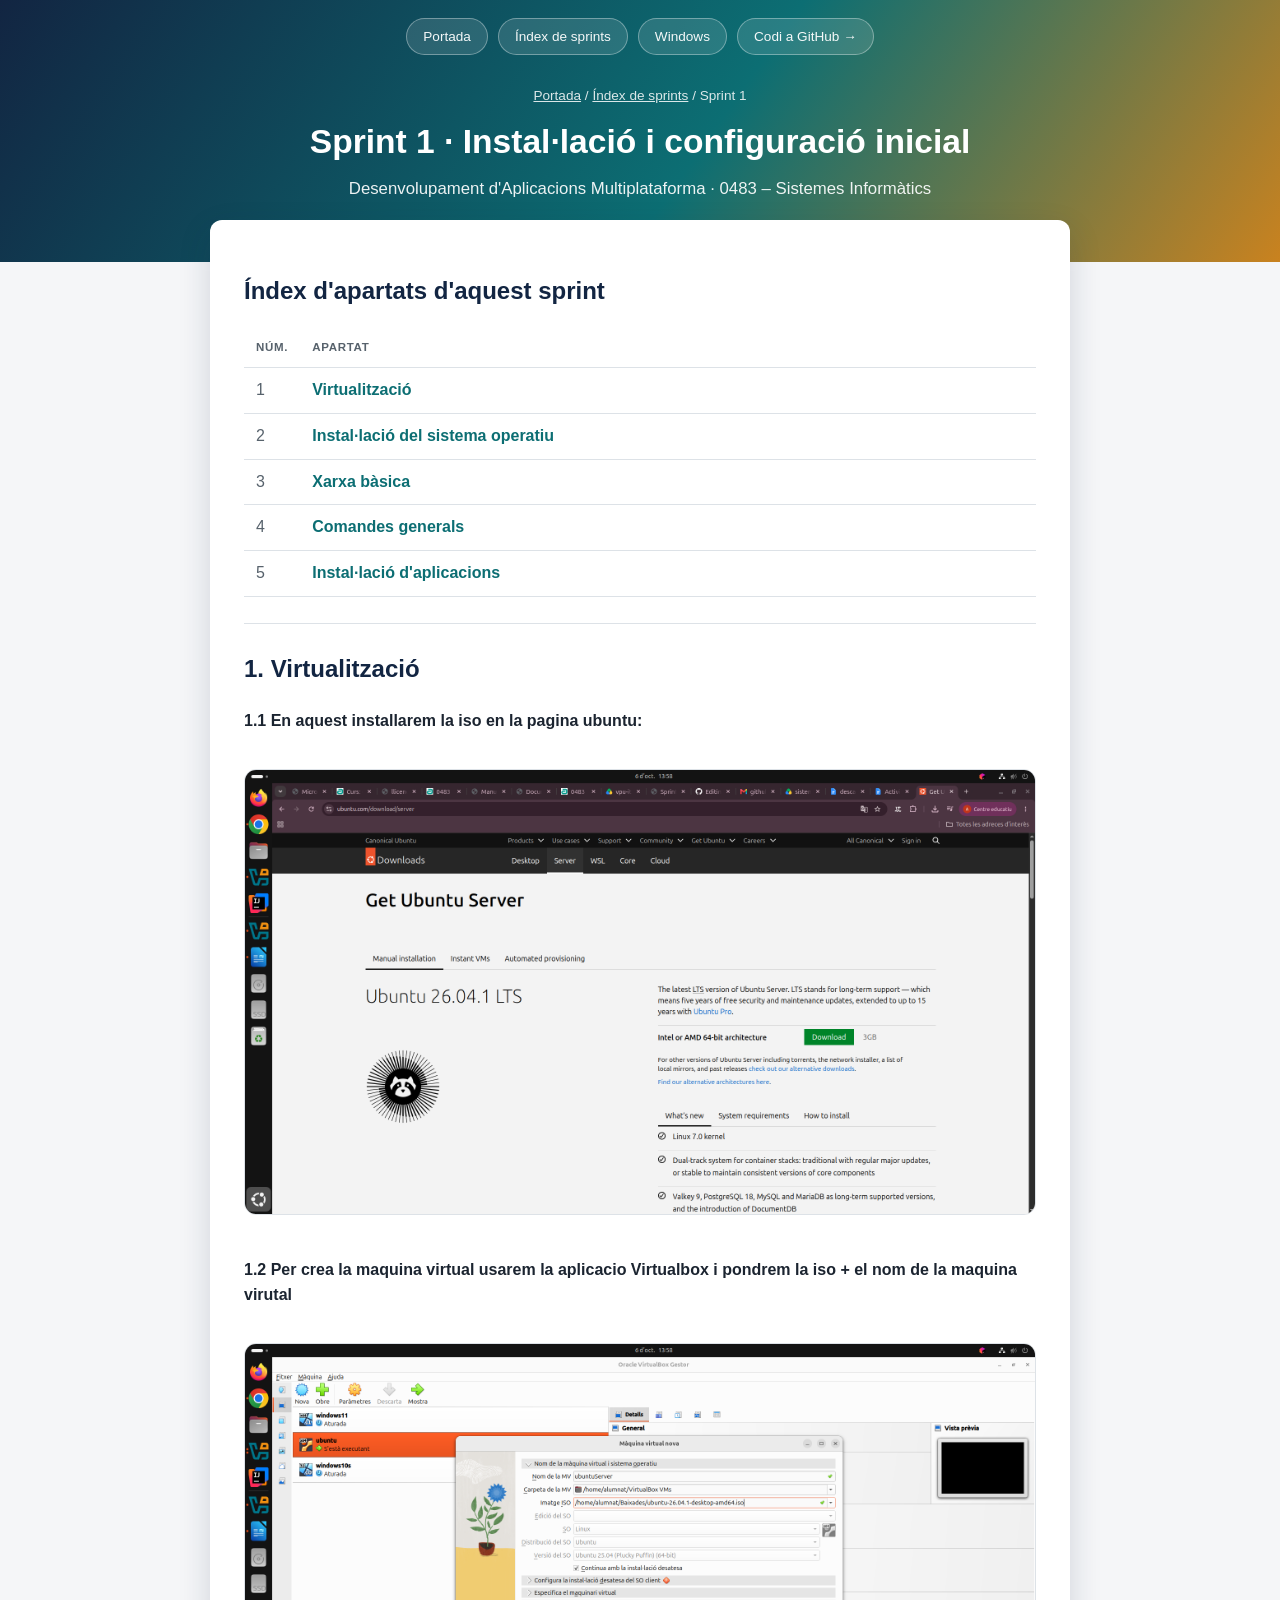
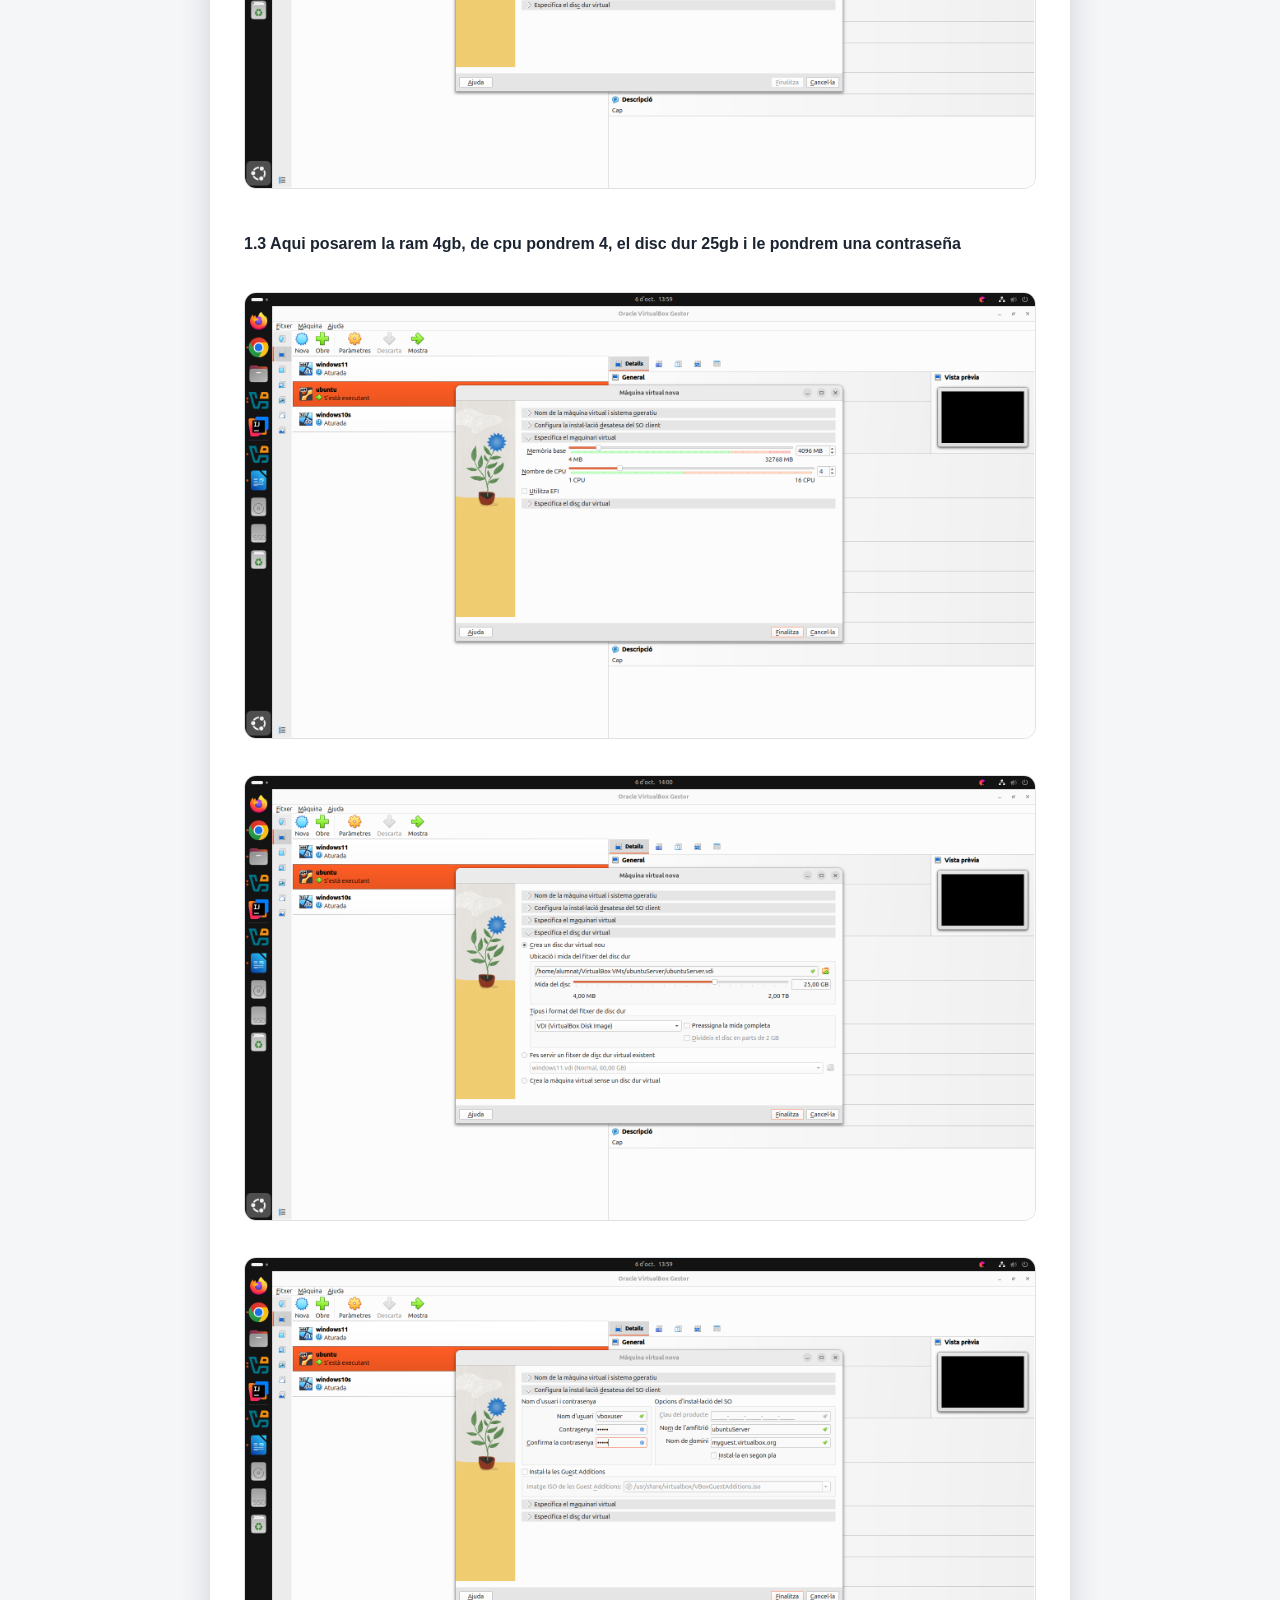
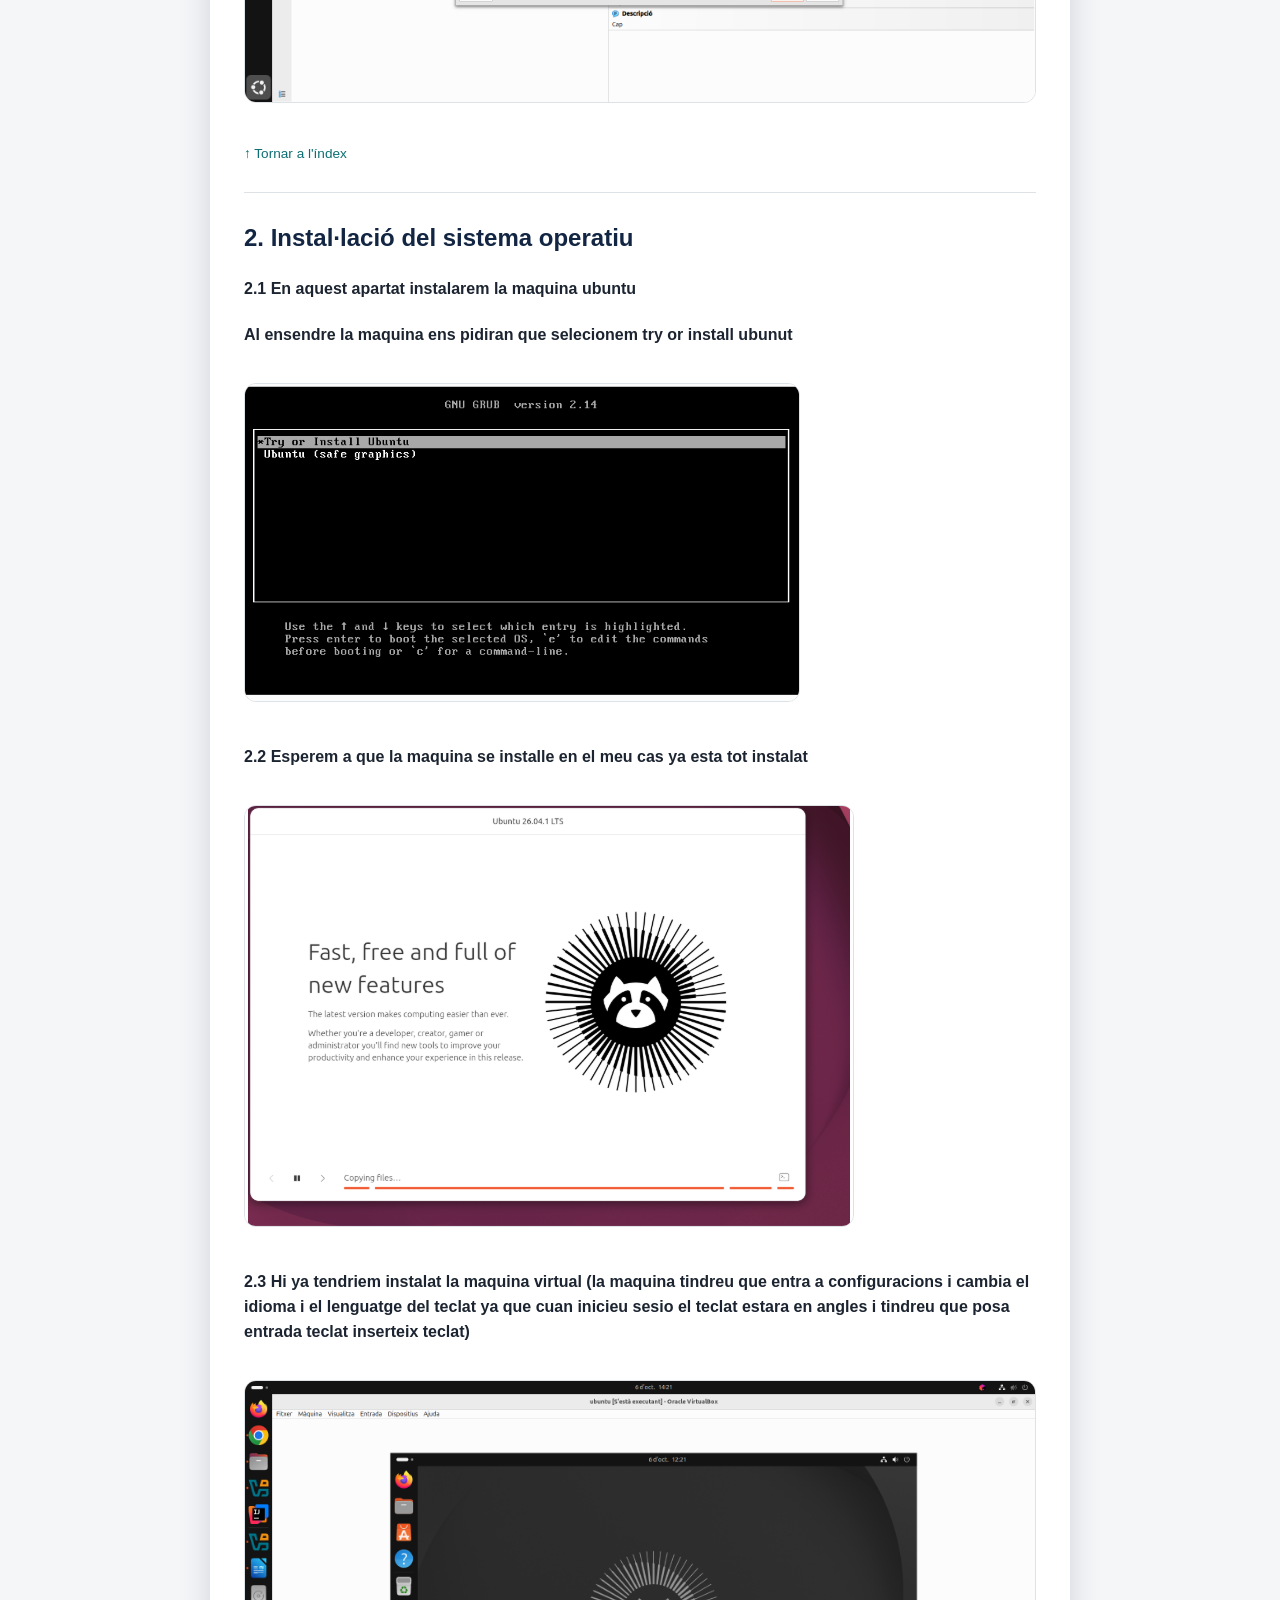
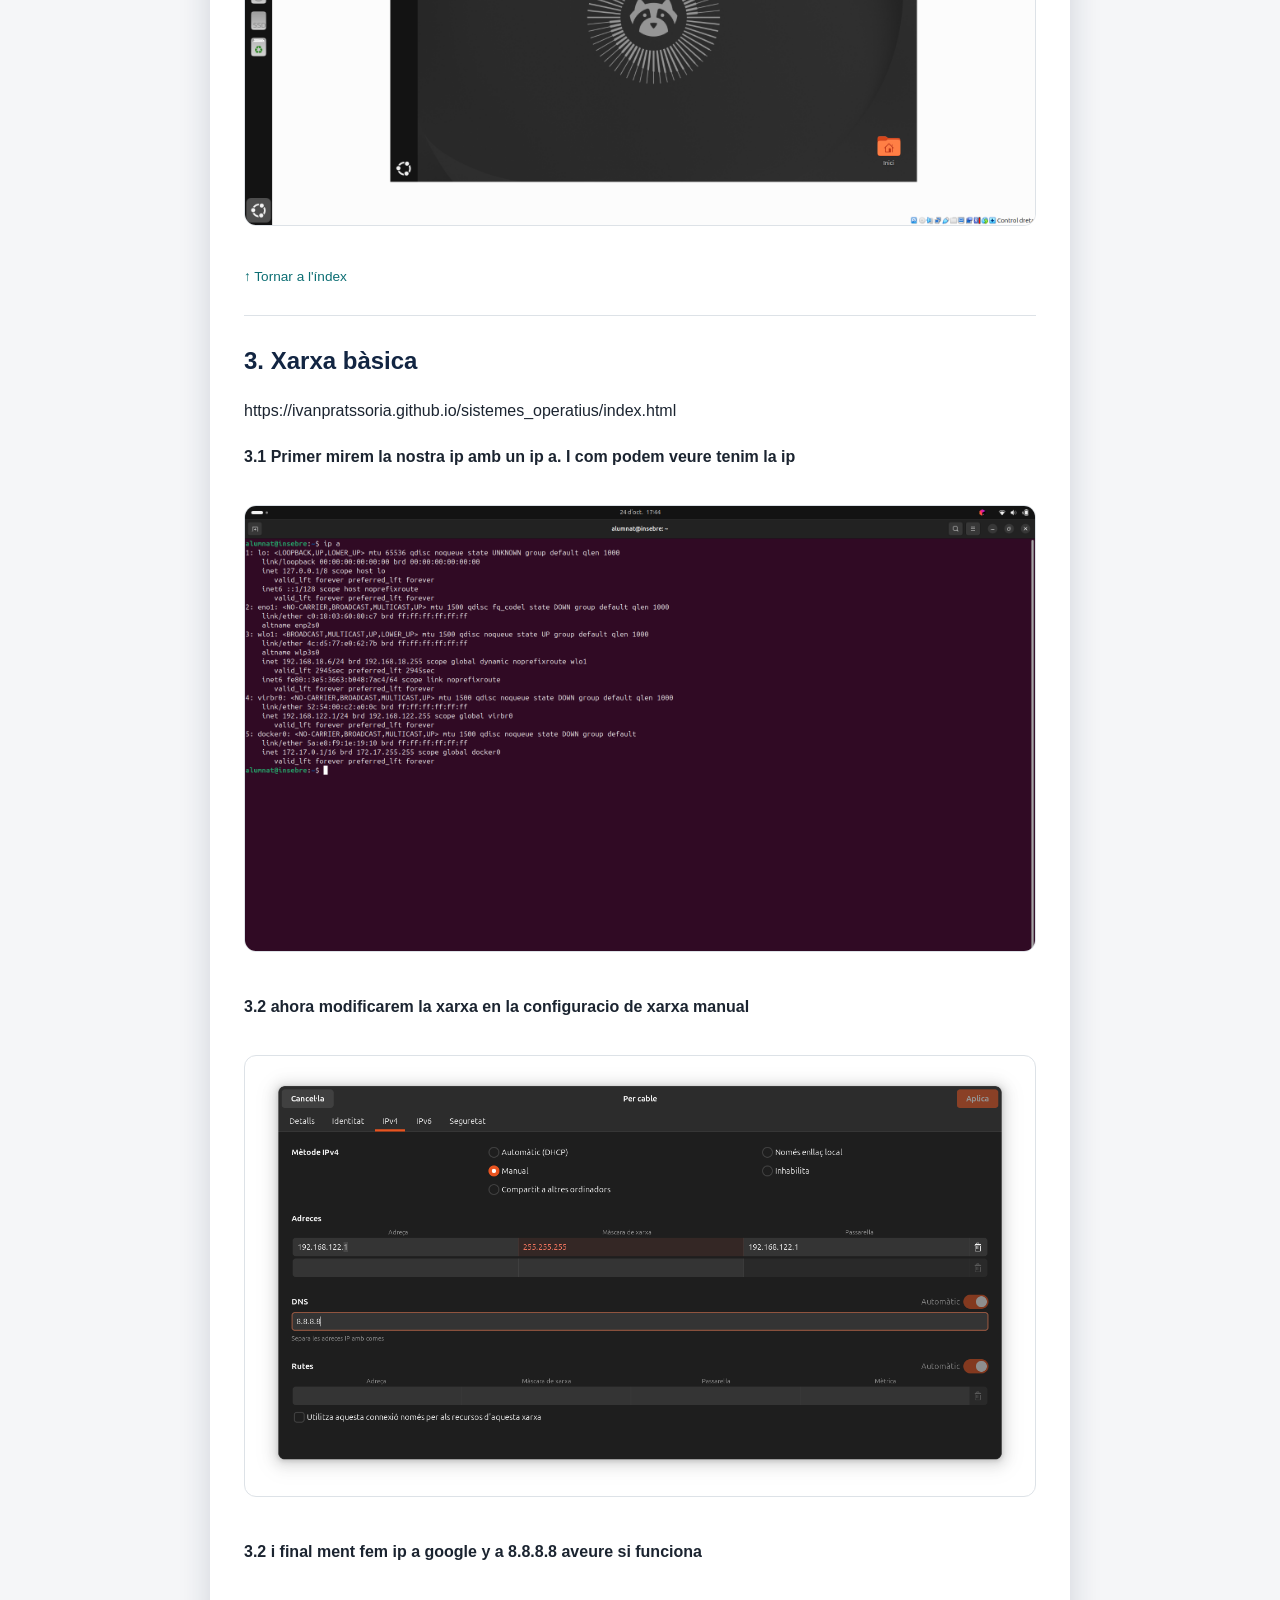
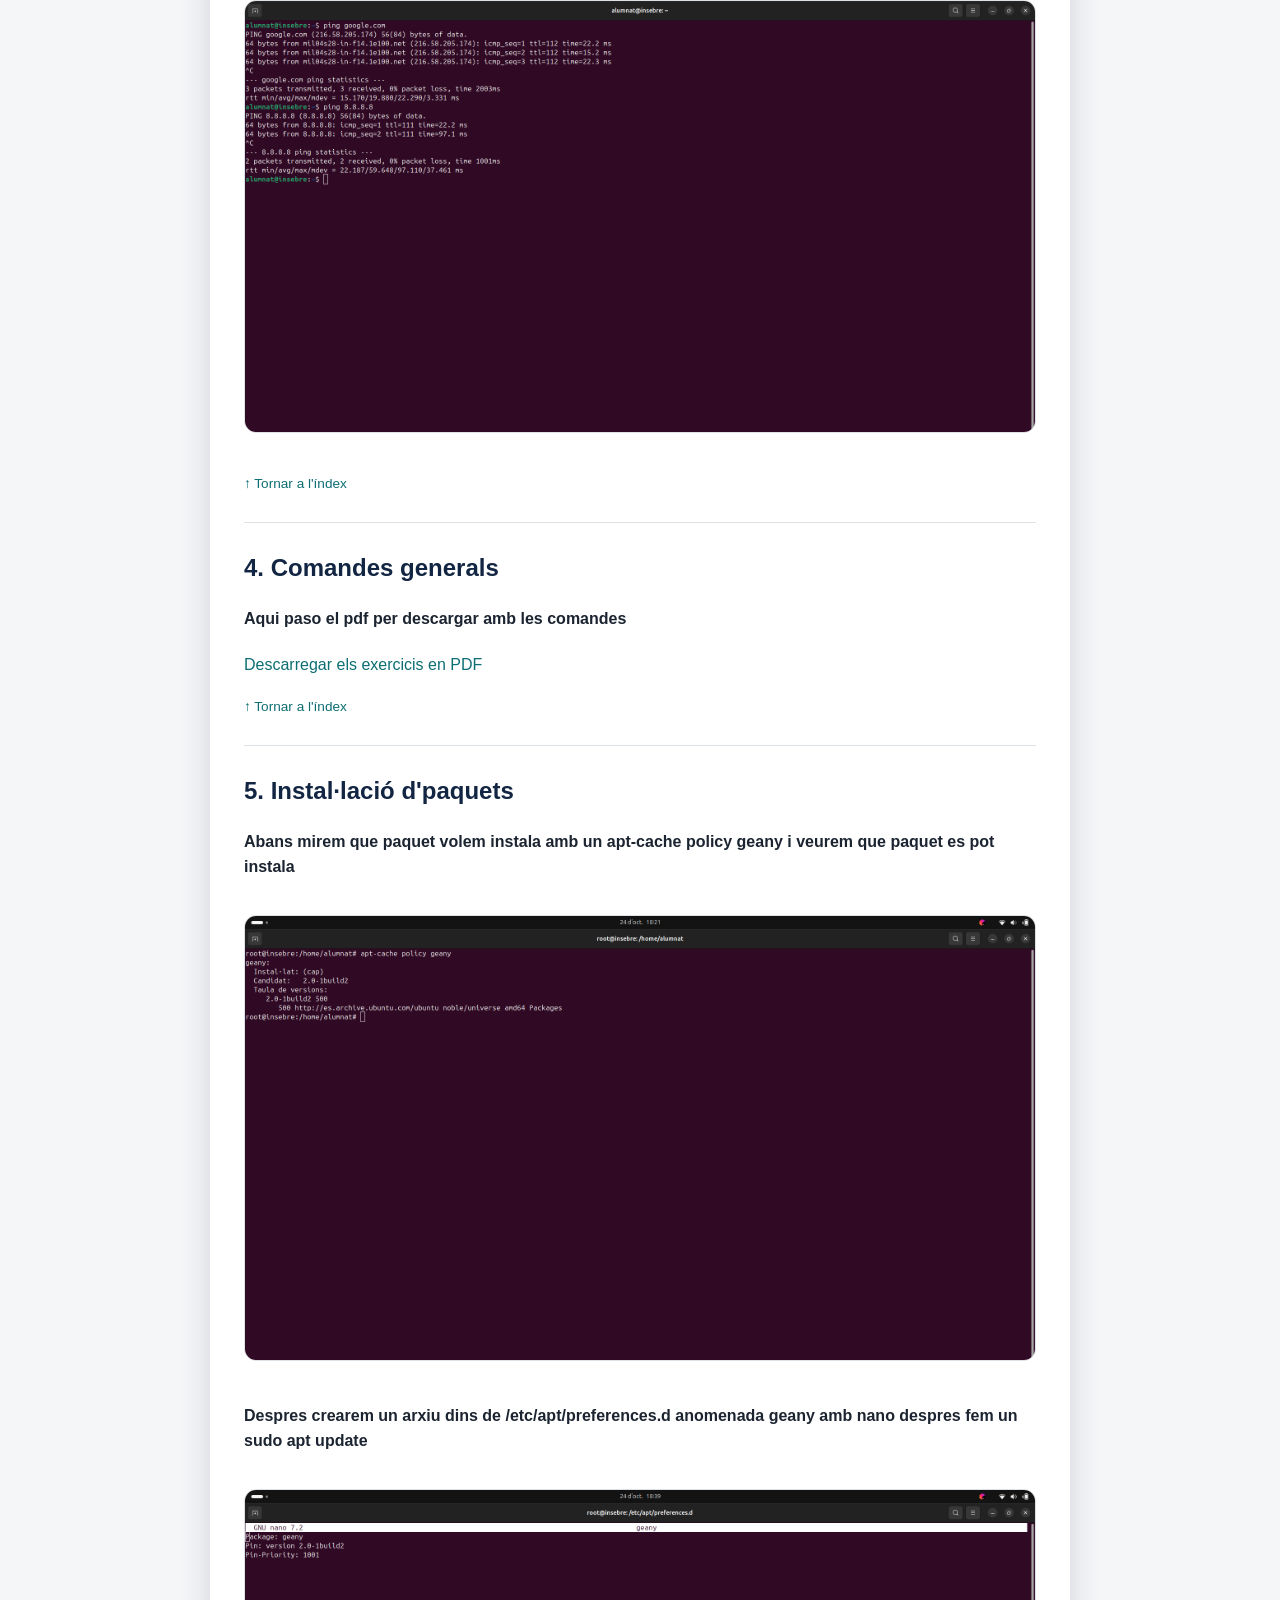
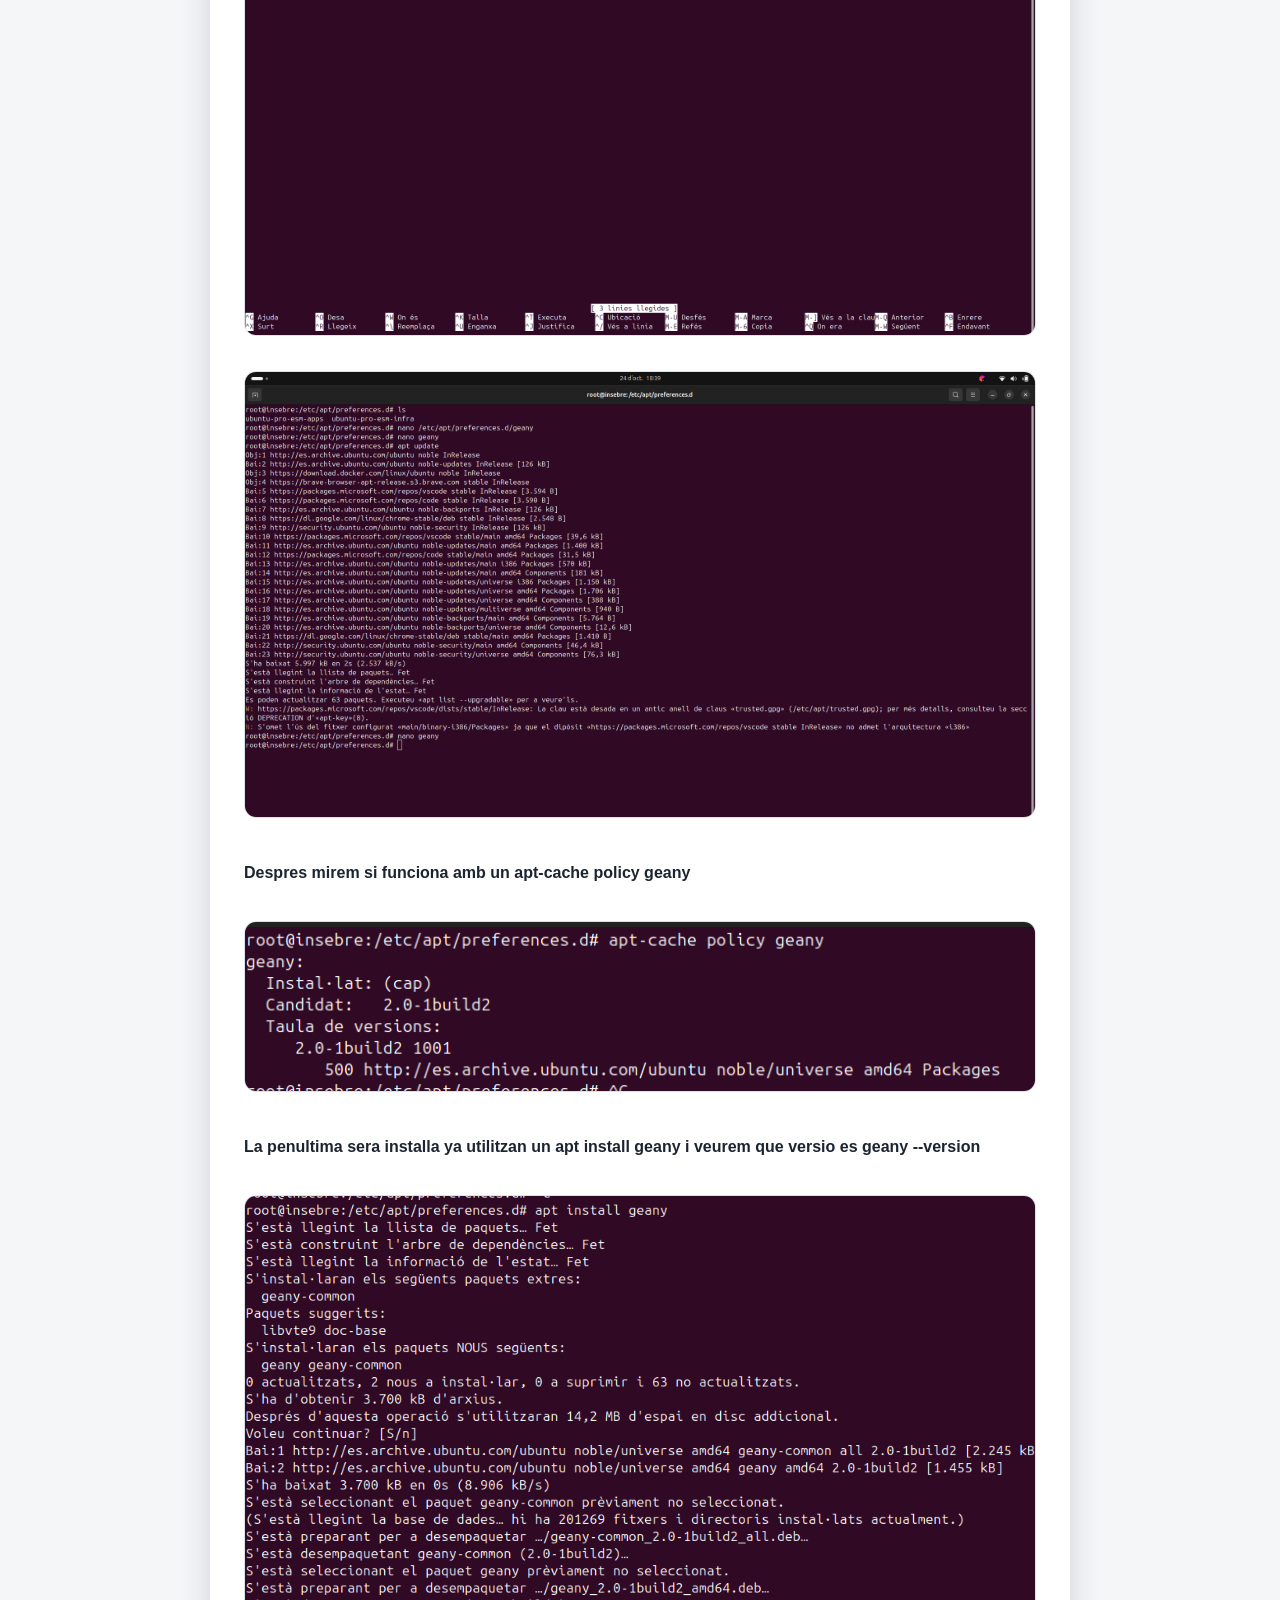
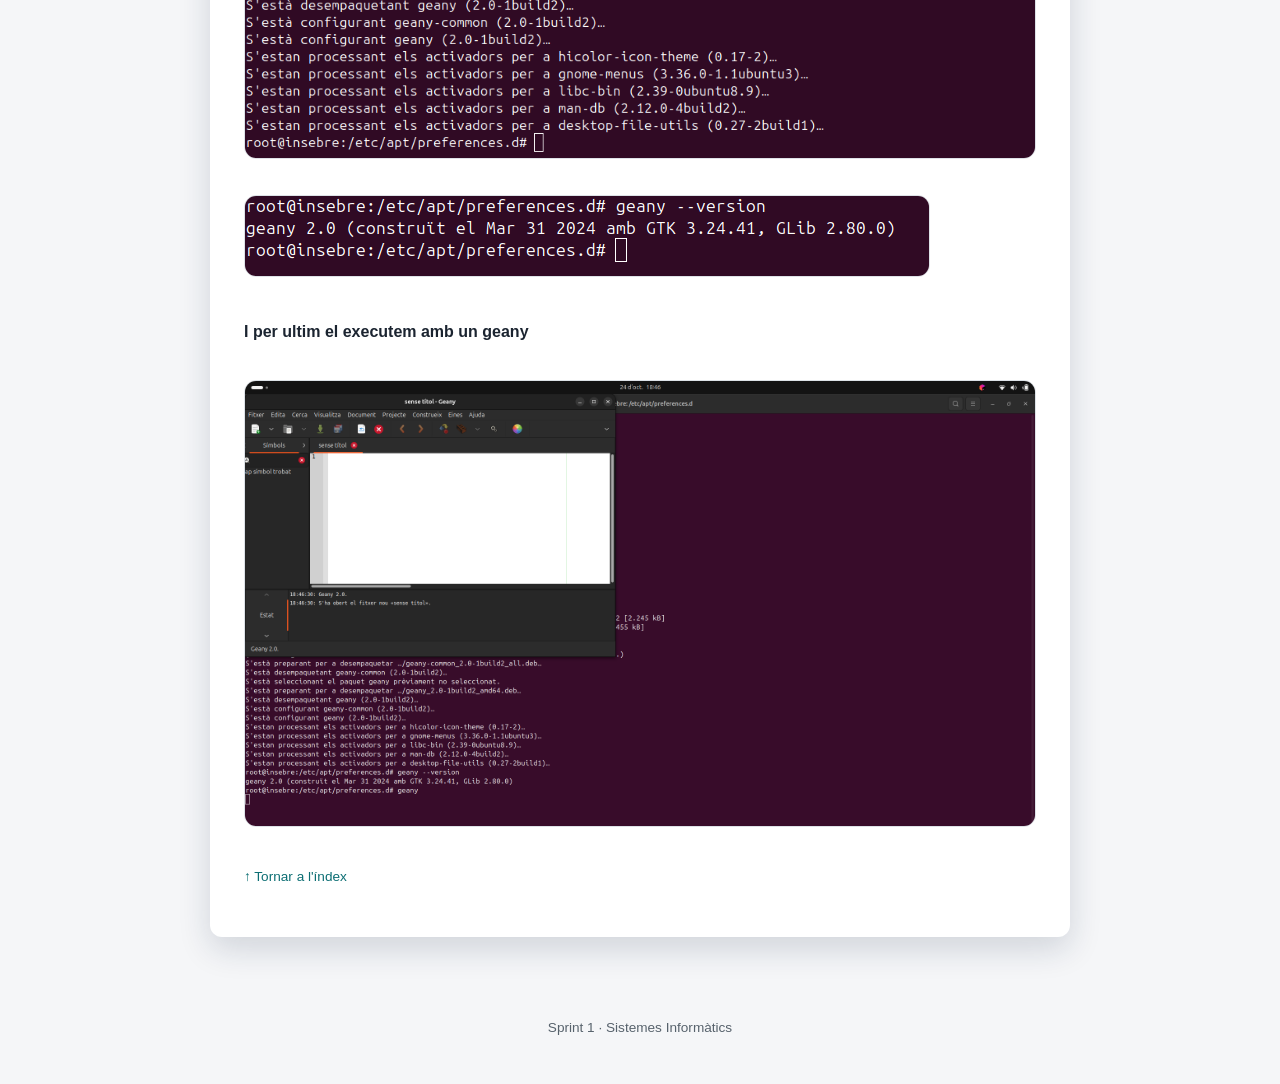
<file: sprint1/index.html>
<!DOCTYPE html>
<html lang="ca">
<head>
    <meta charset="UTF-8">
    <meta name="viewport" content="width=device-width, initial-scale=1.0">
    <title>Sprint 1 · Instal·lació i configuració inicial</title>
    <link rel="stylesheet" href="../css/estils.css">
</head>

<body id="top">

    <header class="hero">
        <nav class="hero-nav">
            <a href="../index.html">Portada</a>
            <a href="../sprints.html">Índex de sprints</a>
            <a href="../windows.html">Windows</a>
            <a href="https://github.com/">Codi a GitHub →</a>
        </nav>

        <div class="hero-titol">
            <p class="miguetes">
                <a href="../index.html">Portada</a> /
                <a href="../sprints.html">Índex de sprints</a> /
                Sprint 1
            </p>

            <h1>Sprint 1 · Instal·lació i configuració inicial</h1>
            <p class="subtitol">
                Desenvolupament d'Aplicacions Multiplataforma ·
                0483 – Sistemes Informàtics
            </p>
        </div>
    </header>

    <main>
        <div class="contenidor">
            <div class="panell">

                <h2>Índex d'apartats d'aquest sprint</h2>

                <table class="taula-apartats">
                    <thead>
                        <tr>
                            <th>Núm.</th>
                            <th>Apartat</th>
                        </tr>
                    </thead>
                    <tbody>
                        <tr>
                            <td>1</td>
                            <td><a href="#apartat1">Virtualització</a></td>
                        </tr>
                        <tr>
                            <td>2</td>
                            <td><a href="#apartat2">Instal·lació del sistema operatiu</a></td>
                        </tr>
                        <tr>
                            <td>3</td>
                            <td><a href="#apartat3">Xarxa bàsica</a></td>
                        </tr>
                        <tr>
                            <td>4</td>
                            <td><a href="#apartat4">Comandes generals</a></td>
                        </tr>
                        <tr>
                            <td>5</td>
                            <td><a href="#apartat5">Instal·lació d'aplicacions</a></td>
                        </tr>
                    </tbody>
                </table>

                <section class="apartat" id="apartat1">
                    <h2>1. Virtualització</h2>
                    <h4>1.1 En aquest installarem la iso en la pagina ubuntu:</h4>
                    <img src="../img/Captura de pantalla de 2026-10-06 13-58-03.png">

                    <h4>1.2 Per crea la maquina virtual usarem la aplicacio Virtualbox i pondrem la iso + el nom de la maquina virutal</h4>
                    <img src="../img/Captura de pantalla de 2026-10-06 13-59-00.png">

                    <h4>1.3 Aqui posarem la ram 4gb, de cpu pondrem 4, el disc dur 25gb i le pondrem una contraseña</h4>
                    <img src="../img/Captura de pantalla de 2026-10-06 13-59-43.png">
                    
                    <img src="../img/Captura de pantalla de 2026-10-06 14-00-36.png">
                    
                    <img src="../img/Captura de pantalla de 2026-10-06 13-59-19.png">
                    
                    <p><a class="tornar-index" href="#top">↑ Tornar a l'índex</a></p>
                </section>

                <section class="apartat" id="apartat2">
                    <h2>2. Instal·lació del sistema operatiu</h2>
                    <h4>2.1 En aquest apartat instalarem la maquina ubuntu</h4>
                    <h4>Al ensendre la maquina ens pidiran que selecionem try or install ubunut</h4>
                    <img src="../img/Captura de pantalla de 2026-10-06 14-03-41.png">
                    
                    <h4>2.2 Esperem a que la maquina se installe en el meu cas ya esta tot instalat</h4>
                    <img src="../img/Captura de pantalla de 2026-10-06 14-03-54.png">

                    <h4>2.3 Hi ya tendriem instalat la maquina virtual (la maquina tindreu que entra a configuracions i cambia el idioma i el lenguatge del teclat ya que cuan inicieu sesio el teclat estara en angles i tindreu que posa entrada teclat inserteix teclat)</h4>
                    <img src="../img/Captura de pantalla de 2026-10-06 14-21-48.png">
                    
                    
                    
                    <p><a class="tornar-index" href="#top">↑ Tornar a l'índex</a></p>
                </section>

                <section class="apartat" id="apartat3">
                    <h2>3. Xarxa bàsica</h2>
                    https://ivanpratssoria.github.io/sistemes_operatius/index.html
                    <h4>3.1 Primer mirem la nostra ip amb un ip a. I com podem veure tenim la ip </h4>
                    <img src="../img/Captura de pantalla de 2026-10-24 17-44-40.png">

                    <h4>3.2 ahora modificarem la xarxa en la configuracio de xarxa manual</h4>
                    <img src="../img/Captura de pantalla de 2026-10-24 17-49-32.png">

                    <h4>3.2 i final ment fem ip a google y a 8.8.8.8 aveure si funciona</h4>
                    <img src="../img/Captura de pantalla de 2026-10-24 17-57-59.png">

                    <p><a class="tornar-index" href="#top">↑ Tornar a l'índex</a></p>
                </section>

                <section class="apartat" id="apartat4">
                    <h2>4. Comandes generals</h2>
                    <h4>Aqui paso el pdf per descargar amb les comandes</h4>
                    <a href="exercicis%20(1).pdf" download>Descarregar els exercicis en PDF</a>
                    
                    
                    <p><a class="tornar-index" href="#top">↑ Tornar a l'índex</a></p>
                </section>

                <section class="apartat" id="apartat5">
                    <h2>5. Instal·lació d'paquets</h2>

                    <h4>Abans mirem que paquet volem instala amb un apt-cache policy geany i veurem que paquet es pot instala</h4>
                    <img src="../img/Captura de pantalla de 2026-10-24 18-21-33.png">
                    
                    <h4>Despres crearem un arxiu dins de /etc/apt/preferences.d anomenada geany amb nano despres fem un sudo apt update</h4>
                    <img src="../img/Captura de pantalla de 2026-10-24 18-39-37.png">
                    <img src="../img/Captura de pantalla de 2026-10-24 18-39-52.png">
                    

                    <h4>Despres mirem si funciona amb un apt-cache policy geany</h4>
                    <img src="../img/Captura de pantalla de 2026-10-24 18-45-53.png">
                    
                    <h4>La penultima sera installa ya utilitzan un apt install geany i veurem que versio es geany --version</h4>
                    <img src="../img/Captura de pantalla de 2026-10-24 18-46-05.png">
                    <img src="../img/Captura de pantalla de 2026-10-24 18-46-24.png">
                    
                    <h4>I per ultim el executem amb un geany</h4>
                    <img src="../img/Captura de pantalla de 2026-10-24 18-46-37.png">

                    <p><a class="tornar-index" href="#top">↑ Tornar a l'índex</a></p>
                </section>


            </div>
        </div>
    </main>

    <footer class="peu">
        <p class="autoria">Sprint 1 · Sistemes Informàtics</p>
    </footer>

</body>
</html>
</file>
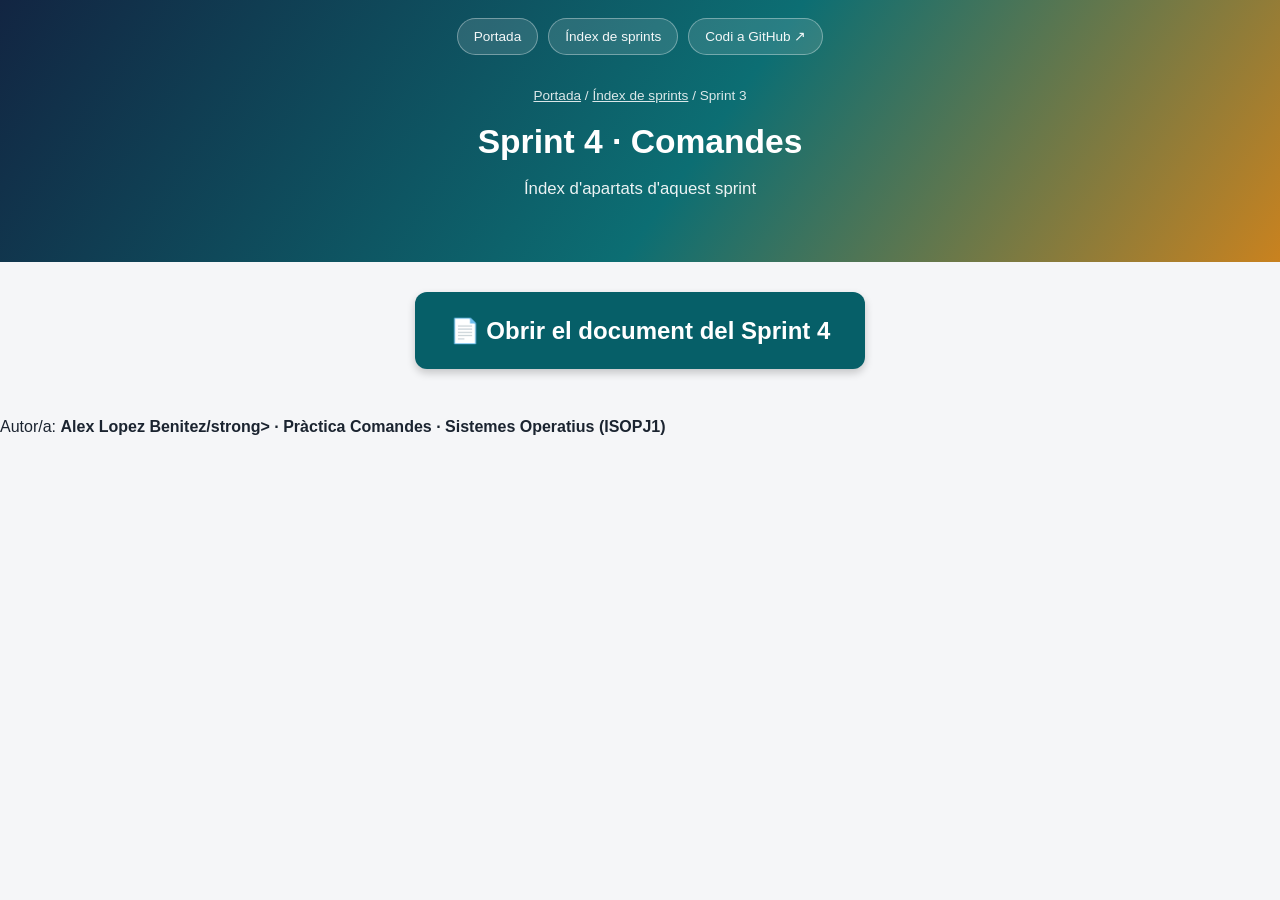
<file: sprint4/index.html>
<!DOCTYPE html>
<html lang="ca">
<head>
<meta charset="UTF-8">
<meta name="viewport" content="width=device-width, initial-scale=1.0">
<title>Sprint 3 · Seguretat i administració</title>
<link rel="stylesheet" href="../css/estils.css">
</head>
<body>

<header class="hero">
  <nav class="hero-nav">
    <a href="../index.html">Portada</a>
    <a href="../sprints.html">Índex de sprints</a>
    <a href="https://github.com/" target="_blank" rel="noopener">Codi a GitHub ↗</a>
  </nav>
  <div class="hero-titol">
    <p class="miguetes"><a href="../index.html">Portada</a> / <a href="../sprints.html">Índex de sprints</a> / Sprint 3</p>
    <h1>Sprint 4 ·  Comandes</h1>
    <p class="subtitol">Índex d'apartats d'aquest sprint</p>
  </div>
</header>
<div style="text-align: center;">
    <a class="boton-documento"
       href="https://docs.google.com/document/d/14SpOtHJv_f7Rln6Vxvq7FZxkYEK272SLBTe9XgQVdhA/edit?usp=sharing"
       target="_blank"
       rel="noopener noreferrer">
        📄 Obrir el document del Sprint 4
    </a>
</div>
  <p class="autoria">Autor/a: <strong>Alex Lopez Benitez/strong> · Pràctica Comandes · Sistemes Operatius (ISOPJ1)</p>
</footer>

</body>
</html>
</file>
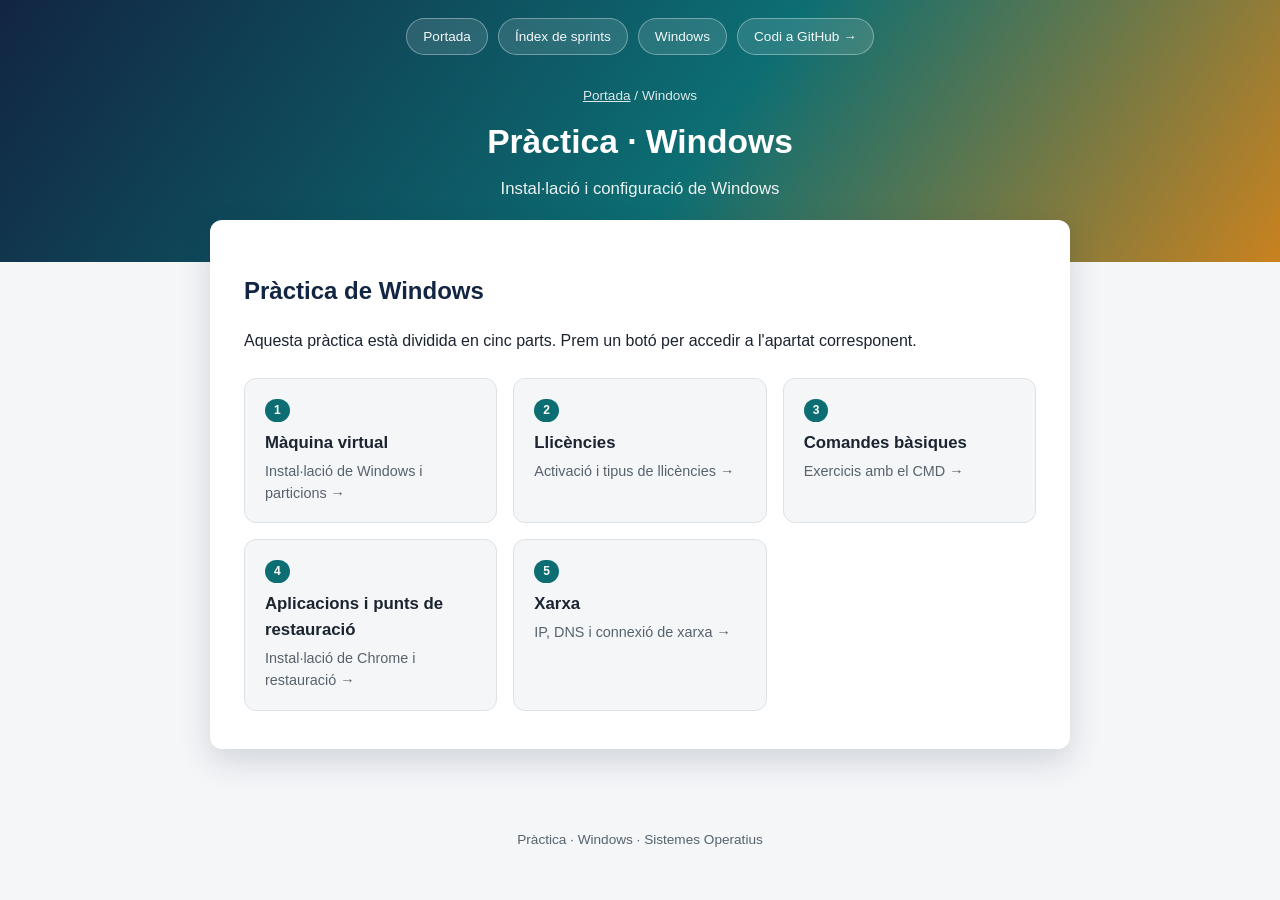
<file: windows.html>
<!DOCTYPE html>
<html lang="ca">

<head>
    <meta charset="UTF-8">
    <meta name="viewport" content="width=device-width, initial-scale=1.0">
    <title>Pràctica Windows · Sistemes Operatius</title>
    <link rel="stylesheet" href="css/estils.css">
</head>

<body id="top">

    <header class="hero">

        <nav class="hero-nav">
            <a href="index.html">Portada</a>
            <a href="sprints.html">Índex de sprints</a>
            <a href="windows.html">Windows</a>
            <a href="https://github.com/">Codi a GitHub →</a>
        </nav>

        <div class="hero-titol">
            <p class="miguetes">
                <a href="index.html">Portada</a> / Windows
            </p>

            <h1>Pràctica · Windows</h1>

            <p class="subtitol">
                Instal·lació i configuració de Windows
            </p>
        </div>

    </header>

    <main>
        <div class="contenidor">

            <section class="panell">

                <h2>Pràctica de Windows</h2>

                <p>
                    Aquesta pràctica està dividida en cinc parts.
                    Prem un botó per accedir a l'apartat corresponent.
                </p>

                <div class="rejilla-targetes">

                    <a class="targeta" href="windows10_1/windows10-1.html">
                        <span class="numero">1</span>
                        <h3>Màquina virtual</h3>
                        <p>Instal·lació de Windows i particions →</p>
                    </a>

                    <a class="targeta" href="windows10_2/windows2.html">
                        <span class="numero">2</span>
                        <h3>Llicències</h3>
                        <p>Activació i tipus de llicències →</p>
                    </a>

                    <a class="targeta" href="windows10_3/windows3.html">
                        <span class="numero">3</span>
                        <h3>Comandes bàsiques</h3>
                        <p>Exercicis amb el CMD →</p>
                    </a>

                    <a class="targeta" href="windows10_4/windows4.html">
                        <span class="numero">4</span>
                        <h3>Aplicacions i punts de restauració</h3>
                        <p>Instal·lació de Chrome i restauració →</p>
                    </a>

                    <a class="targeta" href="windows10_5/windows5.html">
                        <span class="numero">5</span>
                        <h3>Xarxa</h3>
                        <p>IP, DNS i connexió de xarxa →</p>
                    </a>

                </div>

            </section>

        </div>
    </main>

    <footer class="peu">
        <p class="autoria">
            Pràctica · Windows · Sistemes Operatius
        </p>
    </footer>

</body>
</html>
</file>
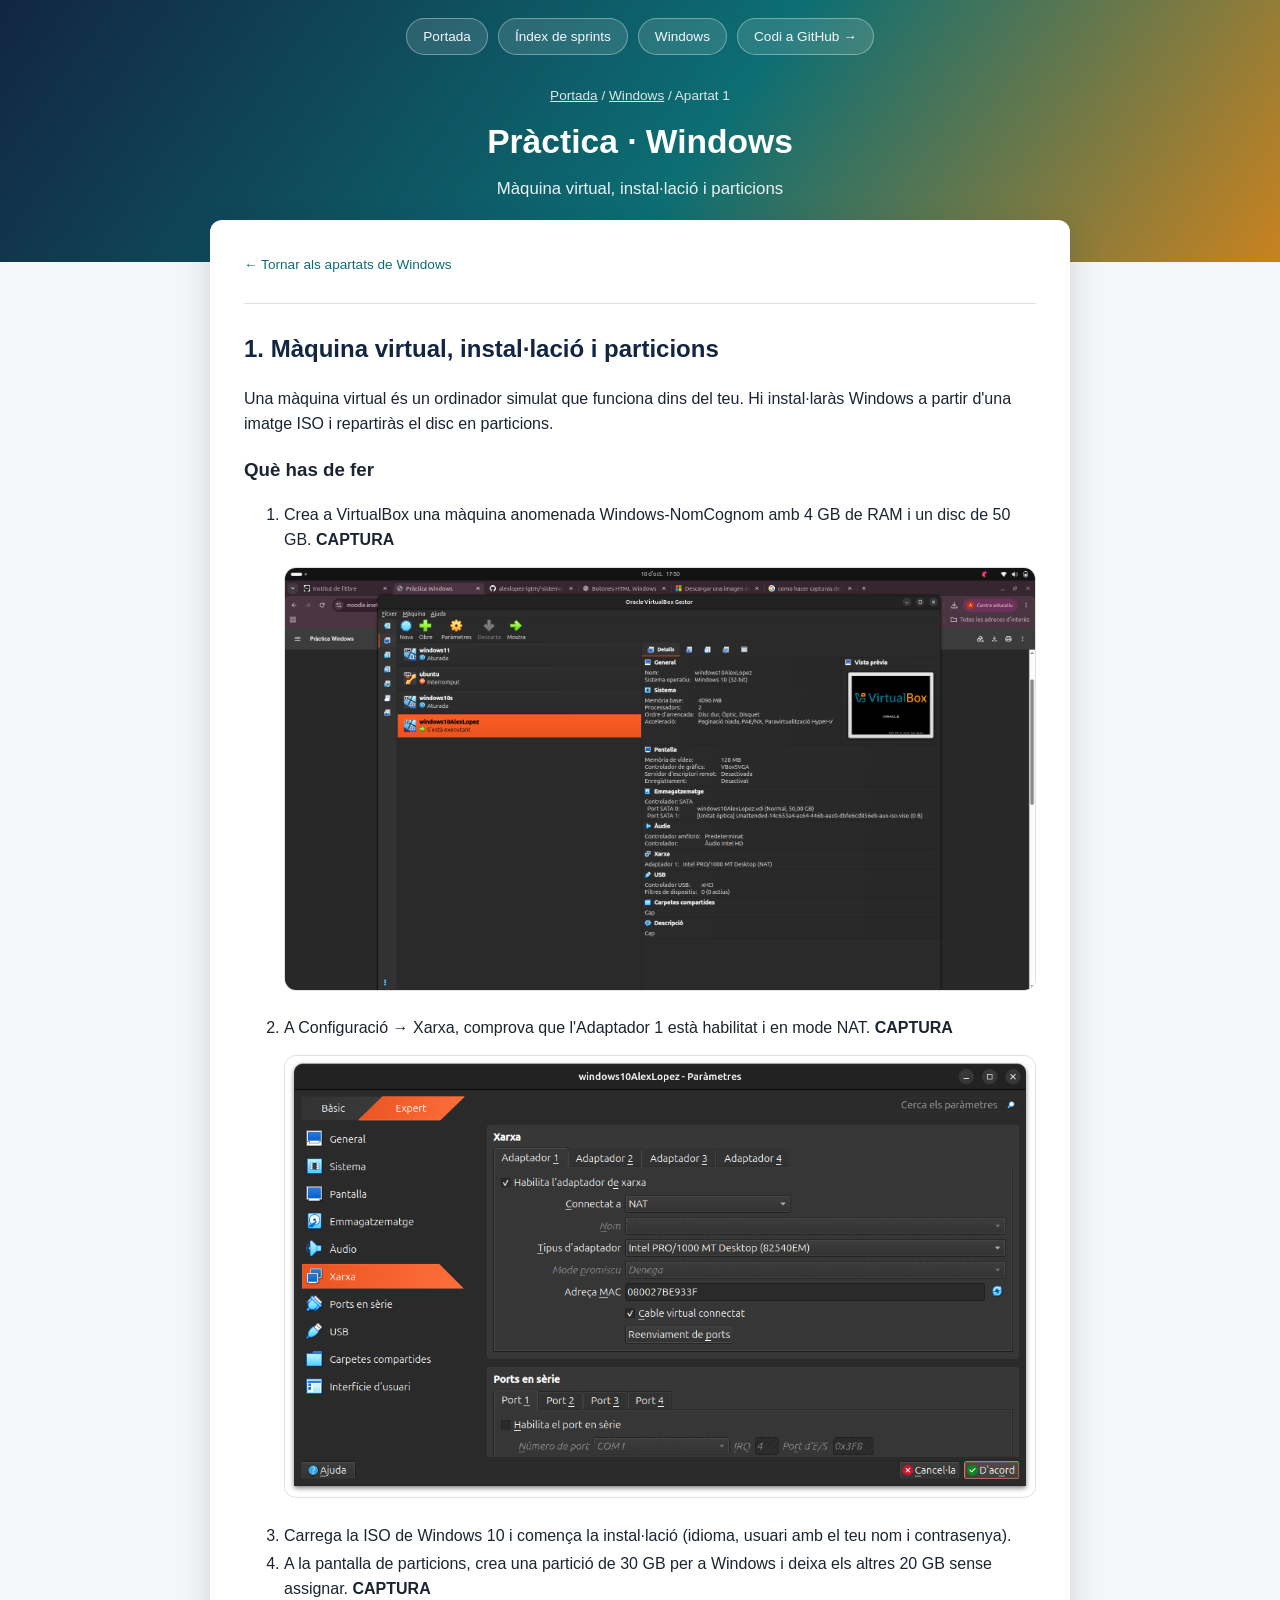
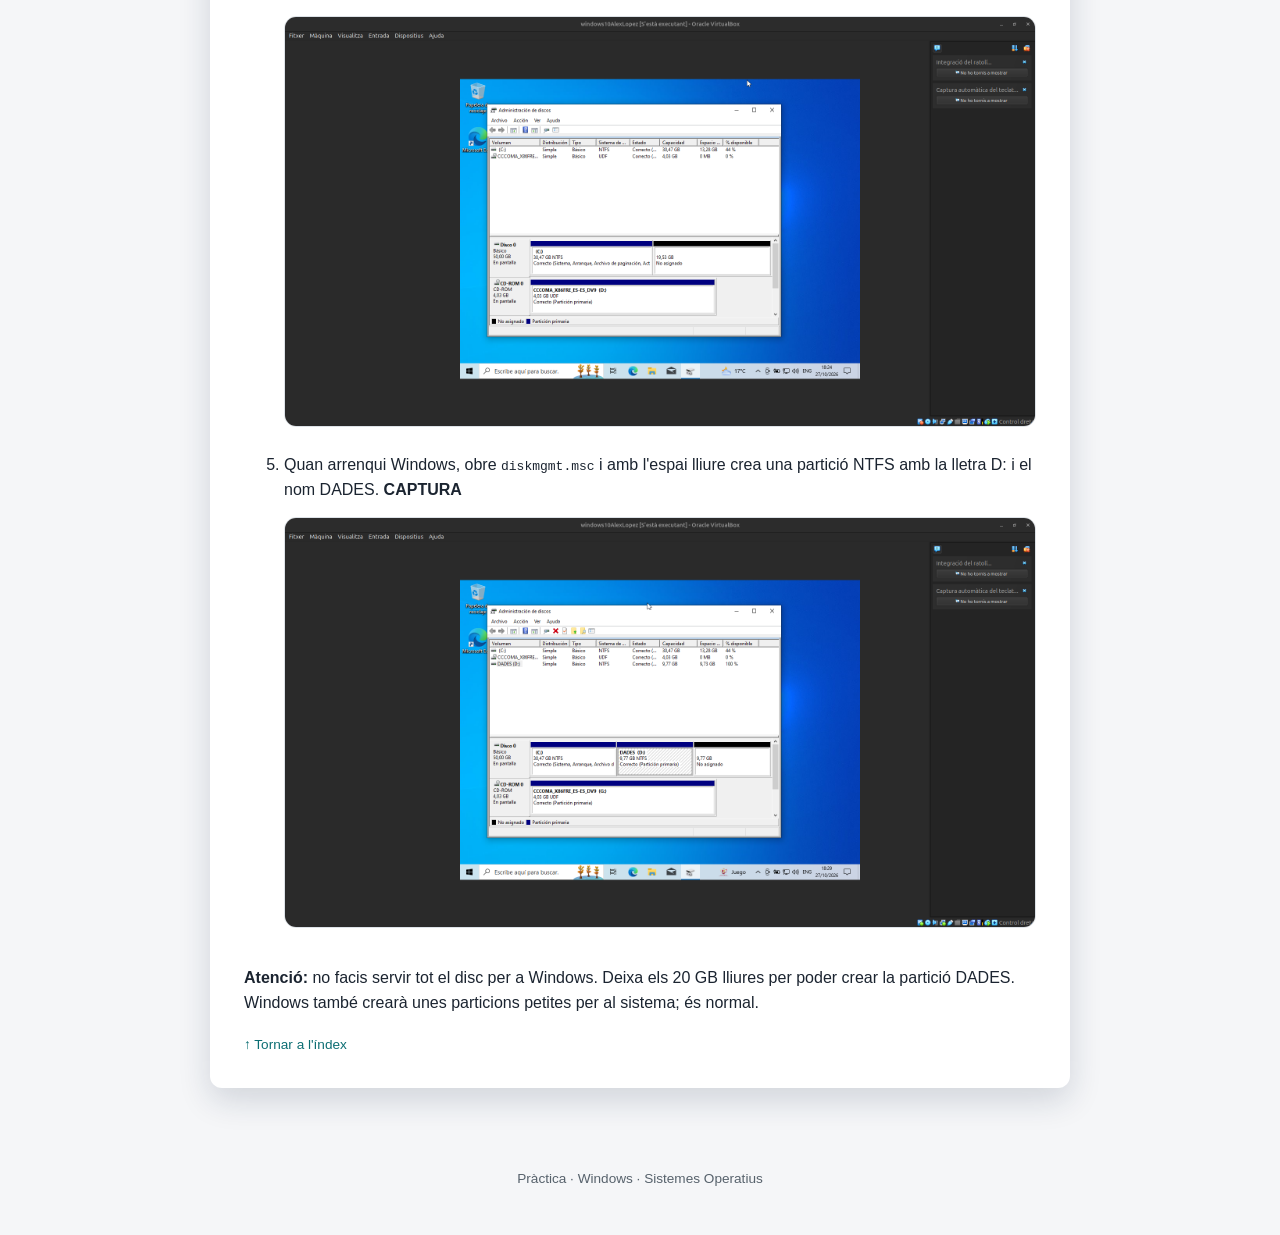
<file: windows10_1/windows10-1.html>
<!DOCTYPE html>
<html lang="ca">
<head>
    <meta charset="UTF-8">
    <meta name="viewport" content="width=device-width, initial-scale=1.0">
    <title>1. Màquina virtual, instal·lació i particions · Pràctica Windows</title>
    <link rel="stylesheet" href="../css/estils.css"></head>
<body id="top">
    <header class="hero">
        <nav class="hero-nav">
            <a href="../index.html">Portada</a>
            <a href="../sprints.html">Índex de sprints</a>
            <a href="../windows.html">Windows</a>
            <a href="https://github.com/">Codi a GitHub →</a>
        </nav>
        <div class="hero-titol">
            <p class="miguetes"><a href="index.html">Portada</a> / <a href="windows.html">Windows</a> / Apartat 1</p>
            <h1>Pràctica · Windows</h1>
            <p class="subtitol">Màquina virtual, instal·lació i particions</p>
        </div>
    </header>
    <main>
        <div class="contenidor">
            <section class="panell">
                <a class="tornar-index" href="windows.html">← Tornar als apartats de Windows</a>
                <section class="apartat" id="apartat1">

                    <h2>1. Màquina virtual, instal·lació i particions</h2>

                    <p>
                        Una màquina virtual és un ordinador simulat
                        que funciona dins del teu. Hi instal·laràs
                        Windows a partir d'una imatge ISO i repartiràs
                        el disc en particions.
                    </p>

                    <h3>Què has de fer</h3>

                    <ol>
                        <li>
                            Crea a VirtualBox una màquina anomenada
                            Windows-NomCognom amb 4 GB de RAM i un
                            disc de 50 GB.
                            <strong>CAPTURA</strong>
                            <img src="../img/Captura de pantalla de 2026-10-18 17-50-50.png">
                        </li>

                        <li>
                            A Configuració → Xarxa, comprova que
                            l'Adaptador 1 està habilitat i en mode NAT.
                            <strong>CAPTURA</strong>
                            <img src="../img/Captura de pantalla de 2026-10-20 13-42-03.png">
                        </li>

                        <li>
                            Carrega la ISO de Windows 10 i comença
                            la instal·lació (idioma, usuari amb el
                            teu nom i contrasenya).
                        </li>

                        <li>
                            A la pantalla de particions, crea una
                            partició de 30 GB per a Windows i deixa
                            els altres 20 GB sense assignar.
                            <strong>CAPTURA</strong>
                            <img src="../img/Captura de pantalla de 2026-10-27 19-24-27.png">

                        </li>

                        <li>
                            Quan arrenqui Windows, obre
                            <code>diskmgmt.msc</code> i amb l'espai
                            lliure crea una partició NTFS amb la
                            lletra D: i el nom DADES.
                            <strong>CAPTURA</strong>
                            <img src="../img/Captura de pantalla de 2026-10-27 19-29-55.png">
                            
                        </li>
                    </ol>

                    <p>
                        <strong>Atenció:</strong> no facis servir
                        tot el disc per a Windows. Deixa els 20 GB
                        lliures per poder crear la partició DADES.
                        Windows també crearà unes particions petites
                        per al sistema; és normal.
                    </p>

                    <!-- AFEGEIX AQUÍ LES CAPTURES -->

                    <a class="tornar-index" href="windows.html">↑ Tornar a l'índex</a>

                </section>
            </section>
        </div>
    </main>
    <footer class="peu">
        <p class="autoria">Pràctica · Windows · Sistemes Operatius</p>
    </footer>
</body>
</html>
</file>
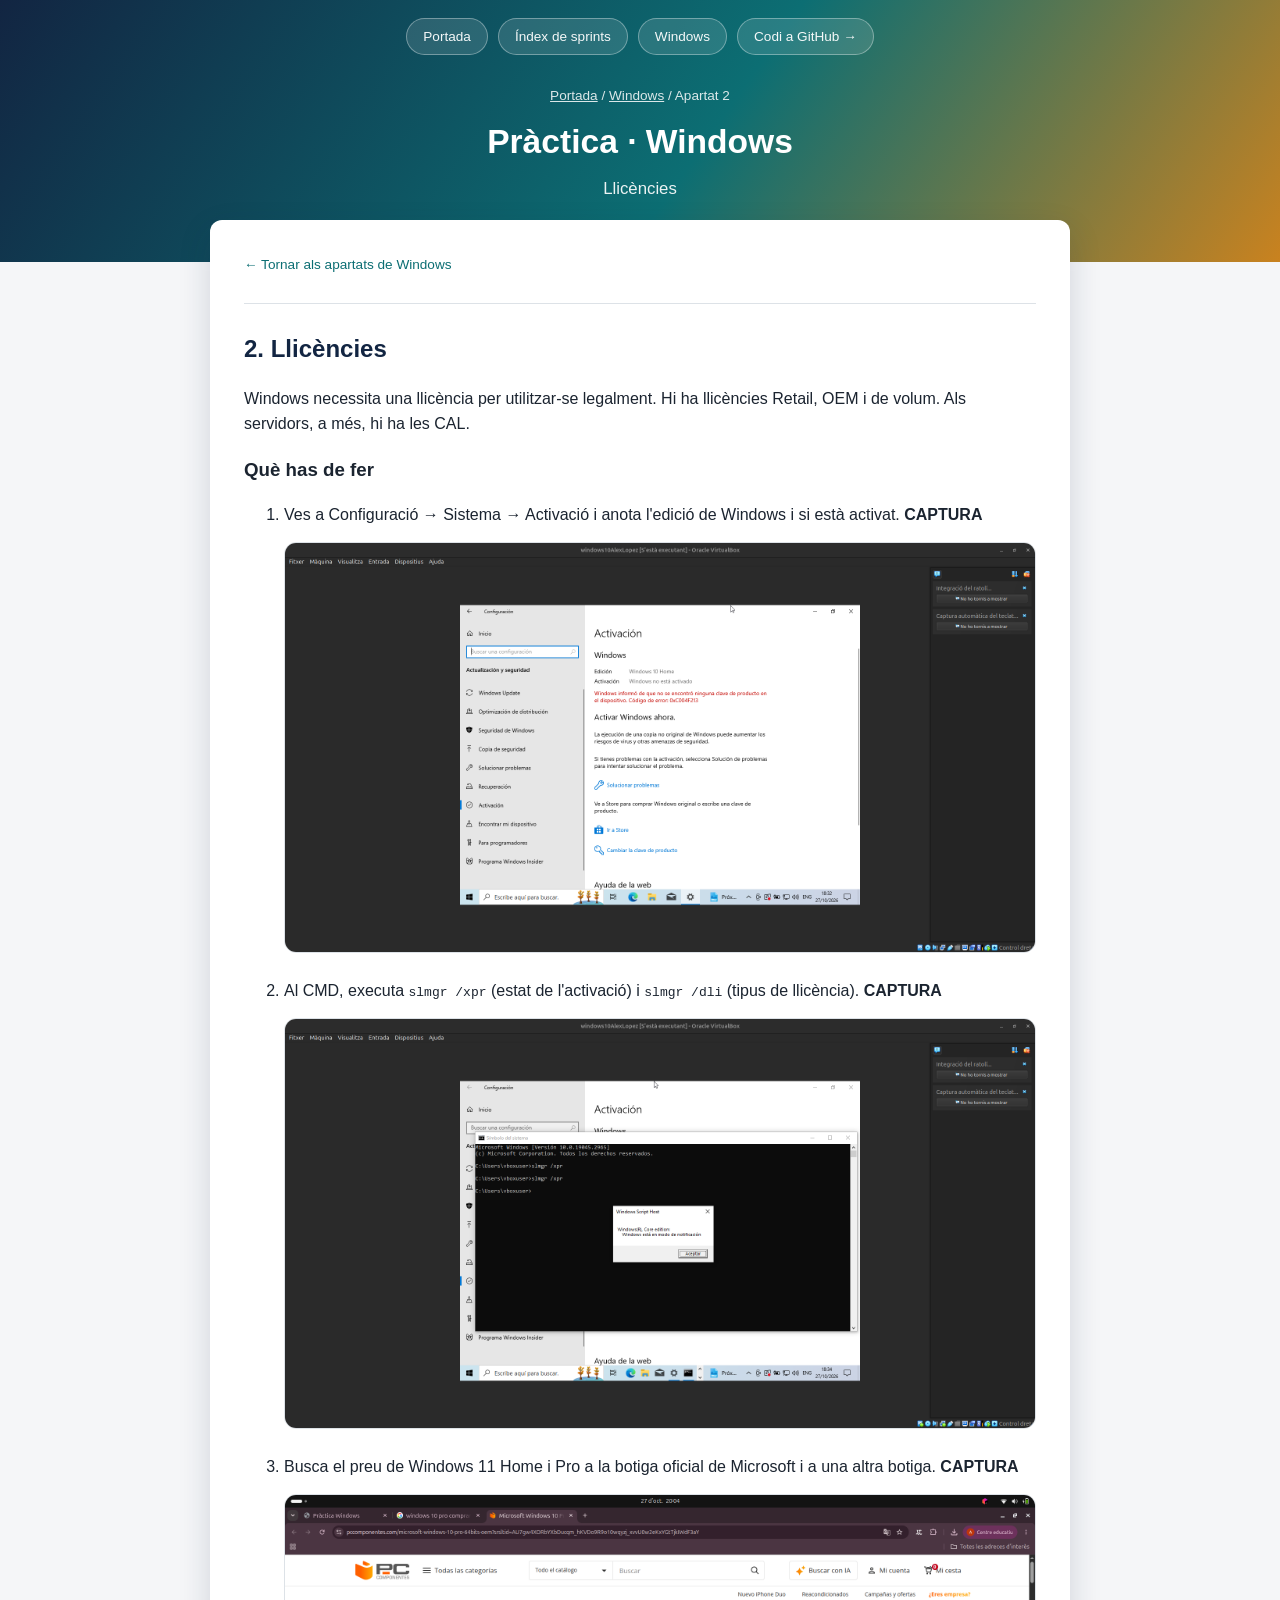
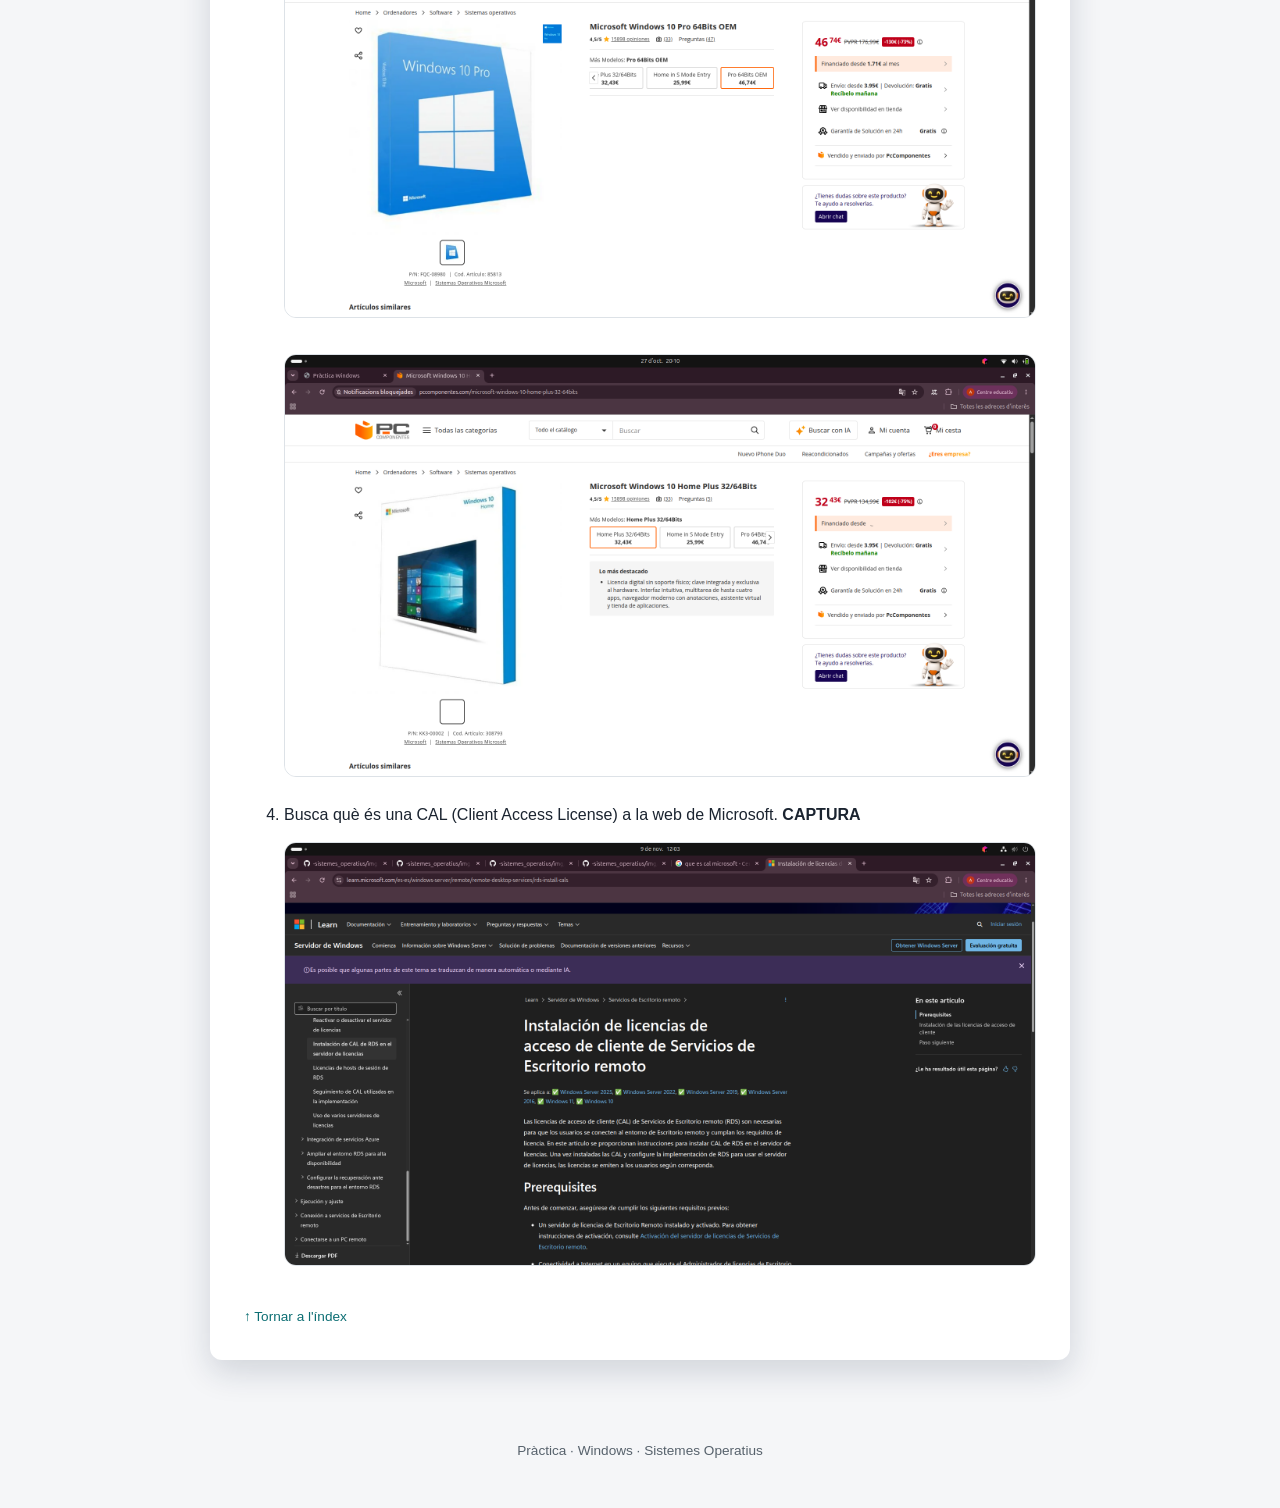
<file: windows10_2/windows2.html>
<!DOCTYPE html>
<html lang="ca">
<head>
    <meta charset="UTF-8">
    <meta name="viewport" content="width=device-width, initial-scale=1.0">
    <title>2. Llicències · Pràctica Windows</title>
    <link rel="stylesheet" href="../css/estils.css"></head>
<body id="top">
    <header class="hero">
        <nav class="hero-nav">
            <a href="../index.html">Portada</a>
            <a href="../sprints.html">Índex de sprints</a>
            <a href="../windows.html">Windows</a>
            <a href="https://github.com/">Codi a GitHub →</a>
        </nav>
        <div class="hero-titol">
            <p class="miguetes"><a href="index.html">Portada</a> / <a href="windows.html">Windows</a> / Apartat 2</p>
            <h1>Pràctica · Windows</h1>
            <p class="subtitol">Llicències</p>
        </div>
    </header>
    <main>
        <div class="contenidor">
            <section class="panell">
                <a class="tornar-index" href="windows.html">← Tornar als apartats de Windows</a>
                <section class="apartat" id="apartat2">

                    <h2>2. Llicències</h2>

                    <p>
                        Windows necessita una llicència per utilitzar-se
                        legalment. Hi ha llicències Retail, OEM i de
                        volum. Als servidors, a més, hi ha les CAL.
                    </p>

                    <h3>Què has de fer</h3>

                    <ol>
                        <li>
                            Ves a Configuració → Sistema → Activació
                            i anota l'edició de Windows i si està activat.
                            <strong>CAPTURA</strong>
                            <img src="../img/Captura de pantalla de 2026-10-27 19-32-45.png">
                        </li>

                        <li>
                            Al CMD, executa
                            <code>slmgr /xpr</code> (estat de l'activació)
                            i <code>slmgr /dli</code> (tipus de llicència).
                            <strong>CAPTURA</strong>
                            <img src="../img/Captura de pantalla de 2026-10-27 19-34-50.png">
                        </li>

                        <li>
                            Busca el preu de Windows 11 Home i Pro a
                            la botiga oficial de Microsoft i a una
                            altra botiga.
                            <strong>CAPTURA</strong>
                            <img src="../img/Captura de pantalla de 2026-10-27 20-05-34.png">
                            <img src="../img/Captura de pantalla de 2026-10-27 20-10-28.png">
                        </li>

                        <li>
                            Busca què és una CAL (Client Access License)
                            a la web de Microsoft.
                            <strong>CAPTURA</strong>
                            <img src="../img/Captura de pantalla de 2026-11-09 12-03-48.png">
                        </li>
                    </ol>

                    <!-- AFEGEIX AQUÍ LES CAPTURES -->

                    <a class="tornar-index" href="windows.html">↑ Tornar a l'índex</a>

                </section>
            </section>
        </div>
    </main>
    <footer class="peu">
        <p class="autoria">Pràctica · Windows · Sistemes Operatius</p>
    </footer>
</body>
</html>
</file>
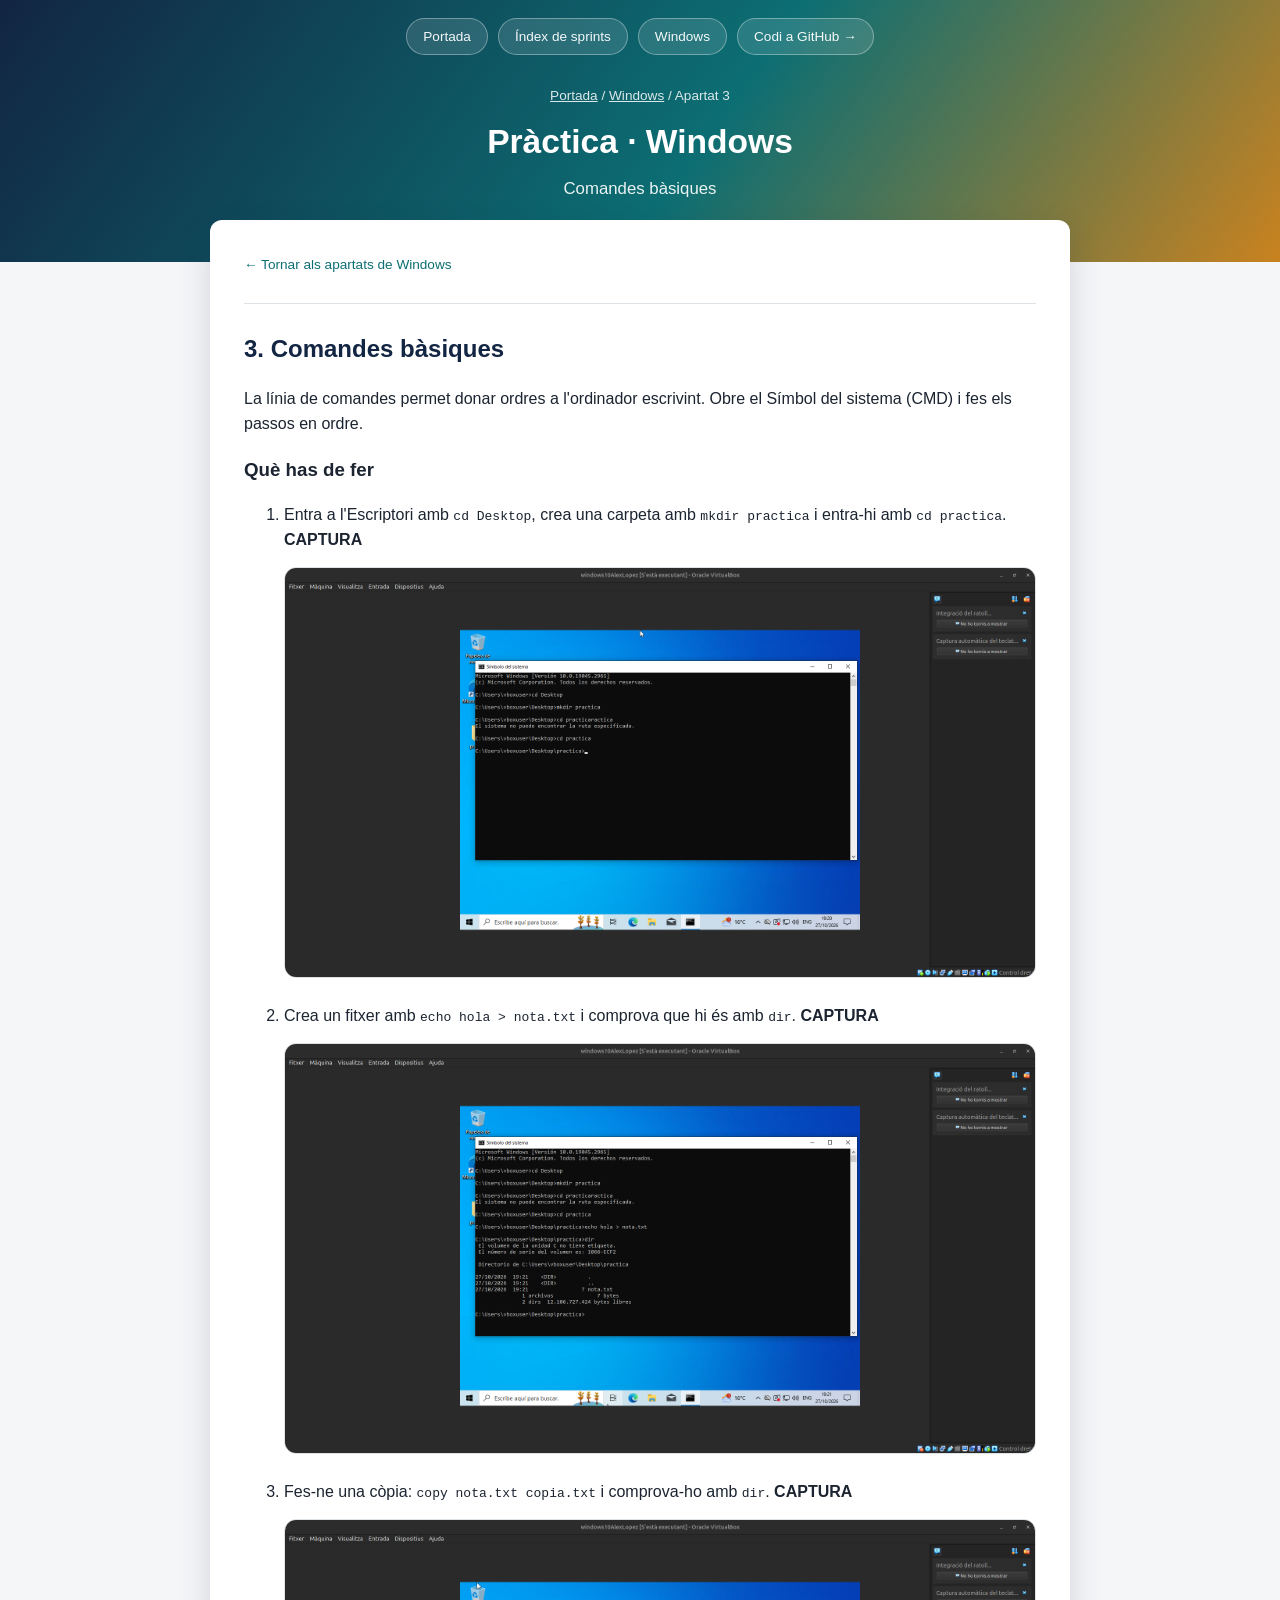
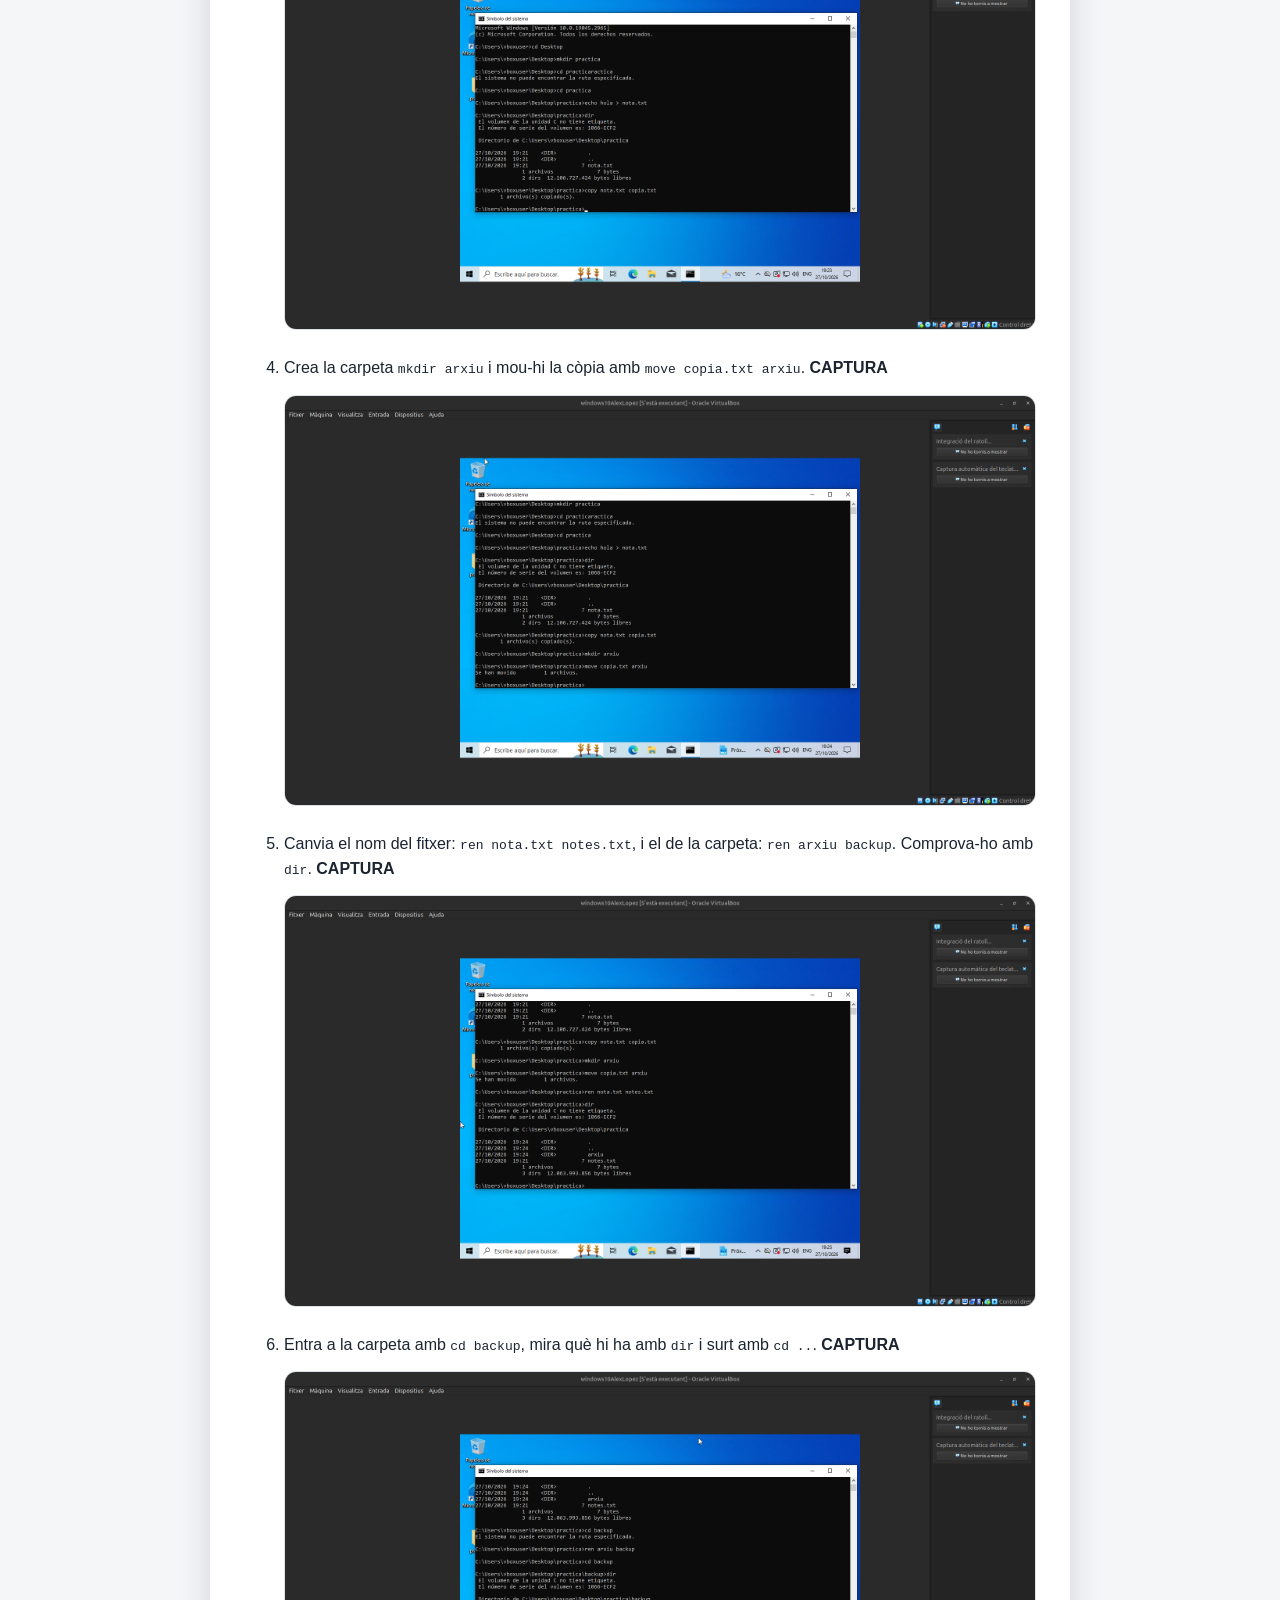
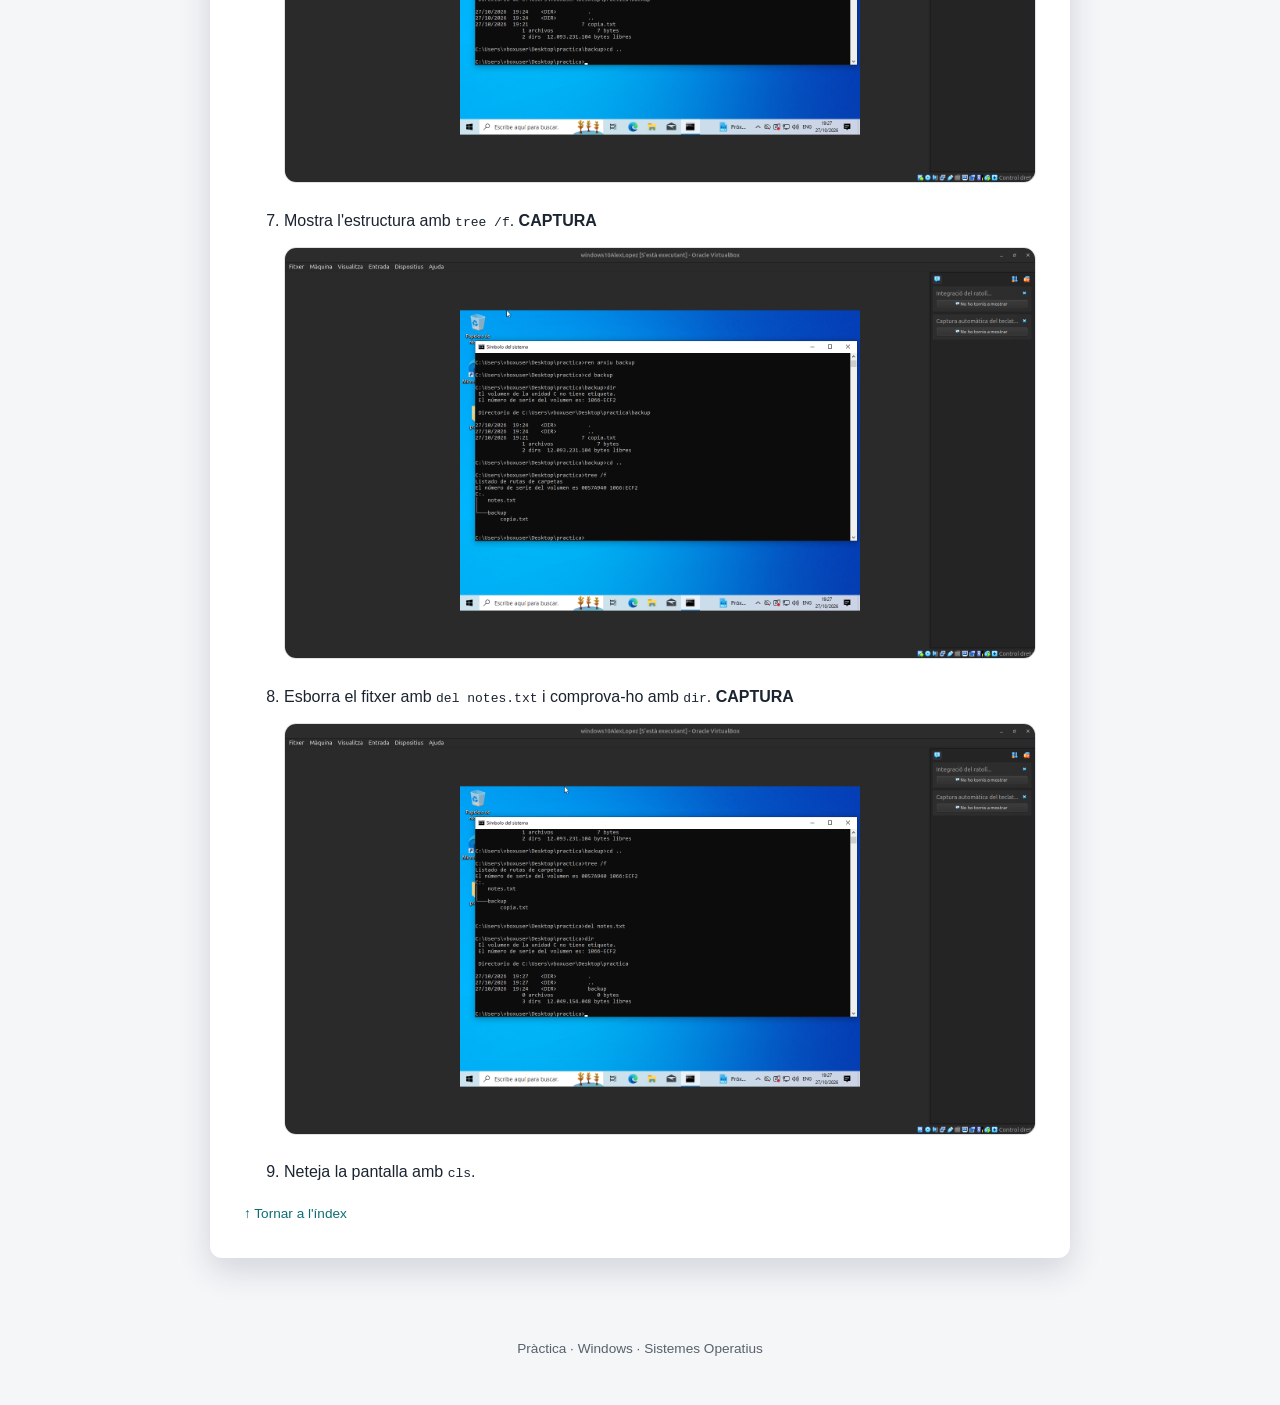
<file: windows10_3/windows3.html>
<!DOCTYPE html>
<html lang="ca">
<head>
    <meta charset="UTF-8">
    <meta name="viewport" content="width=device-width, initial-scale=1.0">
    <title>3. Comandes bàsiques · Pràctica Windows</title>
<link rel="stylesheet" href="../css/estils.css"></head>
<body id="top">
    <header class="hero">
        <nav class="hero-nav">
            <a href="../index.html">Portada</a>
            <a href="../sprints.html">Índex de sprints</a>
            <a href="../windows.html">Windows</a>
            <a href="https://github.com/">Codi a GitHub →</a>
        </nav>
        <div class="hero-titol">
            <p class="miguetes"><a href="index.html">Portada</a> / <a href="windows.html">Windows</a> / Apartat 3</p>
            <h1>Pràctica · Windows</h1>
            <p class="subtitol">Comandes bàsiques</p>
        </div>
    </header>
    <main>
        <div class="contenidor">
            <section class="panell">
                <a class="tornar-index" href="windows.html">← Tornar als apartats de Windows</a>
                <section class="apartat" id="apartat3">

                    <h2>3. Comandes bàsiques</h2>

                    <p>
                        La línia de comandes permet donar ordres a
                        l'ordinador escrivint. Obre el Símbol del
                        sistema (CMD) i fes els passos en ordre.
                    </p>

                    <h3>Què has de fer</h3>

                    <ol>
                        <li>
                            Entra a l'Escriptori amb
                            <code>cd Desktop</code>, crea una carpeta
                            amb <code>mkdir practica</code> i entra-hi
                            amb <code>cd practica</code>.
                            <strong>CAPTURA</strong>
                            <img src="../img/Captura de pantalla de 2026-10-27 20-20-27.png">
                        </li>

                        <li>
                            Crea un fitxer amb
                            <code>echo hola &gt; nota.txt</code>
                            i comprova que hi és amb <code>dir</code>.
                            <strong>CAPTURA</strong>
                            <img src="../img/Captura de pantalla de 2026-10-27 20-22-02.png">
                        </li>

                        <li>
                            Fes-ne una còpia:
                            <code>copy nota.txt copia.txt</code>
                            i comprova-ho amb <code>dir</code>.
                            <strong>CAPTURA</strong>
                            <img src="../img/Captura de pantalla de 2026-10-27 20-23-33.png">
                        </li>

                        <li>
                            Crea la carpeta <code>mkdir arxiu</code>
                            i mou-hi la còpia amb
                            <code>move copia.txt arxiu</code>.
                            <strong>CAPTURA</strong>
                            <img src="../img/Captura de pantalla de 2026-10-27 20-24-24.png">
                        </li>

                        <li>
                            Canvia el nom del fitxer:
                            <code>ren nota.txt notes.txt</code>,
                            i el de la carpeta:
                            <code>ren arxiu backup</code>.
                            Comprova-ho amb <code>dir</code>.
                            <strong>CAPTURA</strong>
                            <img src="../img/Captura de pantalla de 2026-10-27 20-25-05.png">
                        </li>

                        <li>
                            Entra a la carpeta amb
                            <code>cd backup</code>, mira què hi ha
                            amb <code>dir</code> i surt amb
                            <code>cd ..</code>.
                            <strong>CAPTURA</strong>
                            <img src="../img/Captura de pantalla de 2026-10-27 20-27-02.png">
                        </li>

                        <li>
                            Mostra l'estructura amb
                            <code>tree /f</code>.
                            <strong>CAPTURA</strong>
                            <img src="../img/Captura de pantalla de 2026-10-27 20-27-33.png">
                        </li>

                        <li>
                            Esborra el fitxer amb
                            <code>del notes.txt</code> i comprova-ho
                            amb <code>dir</code>.
                            <strong>CAPTURA</strong>
                            <img src="../img/Captura de pantalla de 2026-10-27 20-27-52.png">
                        </li>

                        <li>
                            Neteja la pantalla amb <code>cls</code>.
                        </li>
                    </ol>

                    <!-- AFEGEIX AQUÍ LES CAPTURES -->

                    <a class="tornar-index" href="windows.html">↑ Tornar a l'índex</a>

                </section>
            </section>
        </div>
    </main>
    <footer class="peu">
        <p class="autoria">Pràctica · Windows · Sistemes Operatius</p>
    </footer>
</body>
</html>
</file>
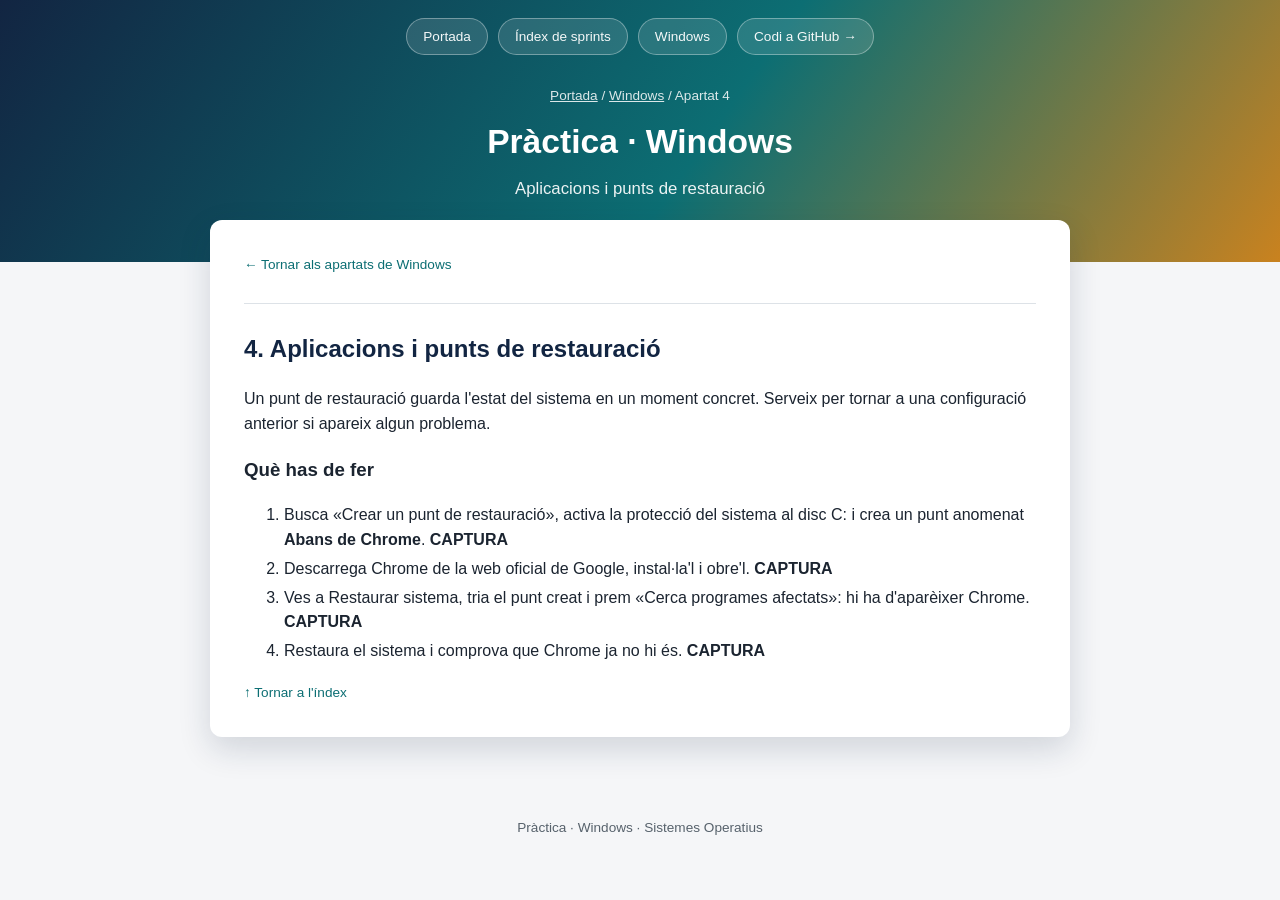
<file: windows10_4/windows4.html>
<!DOCTYPE html>
<html lang="ca">
<head>
    <meta charset="UTF-8">
    <meta name="viewport" content="width=device-width, initial-scale=1.0">
    <title>4. Aplicacions i punts de restauració · Pràctica Windows</title>
<link rel="stylesheet" href="../css/estils.css"></head>
<body id="top">
    <header class="hero">
        <nav class="hero-nav">
            <a href="../index.html">Portada</a>
            <a href="../sprints.html">Índex de sprints</a>
            <a href="../windows.html">Windows</a>
            <a href="https://github.com/">Codi a GitHub →</a>
        </nav>
        <div class="hero-titol">
            <p class="miguetes"><a href="index.html">Portada</a> / <a href="windows.html">Windows</a> / Apartat 4</p>
            <h1>Pràctica · Windows</h1>
            <p class="subtitol">Aplicacions i punts de restauració</p>
        </div>
    </header>
    <main>
        <div class="contenidor">
            <section class="panell">
                <a class="tornar-index" href="windows.html">← Tornar als apartats de Windows</a>
                <section class="apartat" id="apartat4">

                    <h2>4. Aplicacions i punts de restauració</h2>

                    <p>
                        Un punt de restauració guarda l'estat del
                        sistema en un moment concret. Serveix per
                        tornar a una configuració anterior si apareix
                        algun problema.
                    </p>

                    <h3>Què has de fer</h3>

                    <ol>
                        <li>
                            Busca «Crear un punt de restauració»,
                            activa la protecció del sistema al disc C:
                            i crea un punt anomenat
                            <strong>Abans de Chrome</strong>.
                            <strong>CAPTURA</strong>
                        </li>

                        <li>
                            Descarrega Chrome de la web oficial de
                            Google, instal·la'l i obre'l.
                            <strong>CAPTURA</strong>
                        </li>

                        <li>
                            Ves a Restaurar sistema, tria el punt
                            creat i prem «Cerca programes afectats»:
                            hi ha d'aparèixer Chrome.
                            <strong>CAPTURA</strong>
                        </li>

                        <li>
                            Restaura el sistema i comprova que Chrome
                            ja no hi és.
                            <strong>CAPTURA</strong>
                        </li>
                    </ol>

                    <!-- AFEGEIX AQUÍ LES CAPTURES -->

                    <a class="tornar-index" href="#top">↑ Tornar a l'índex</a>

                </section>
            </section>
        </div>
    </main>
    <footer class="peu">
        <p class="autoria">Pràctica · Windows · Sistemes Operatius</p>
    </footer>
</body>
</html>
</file>
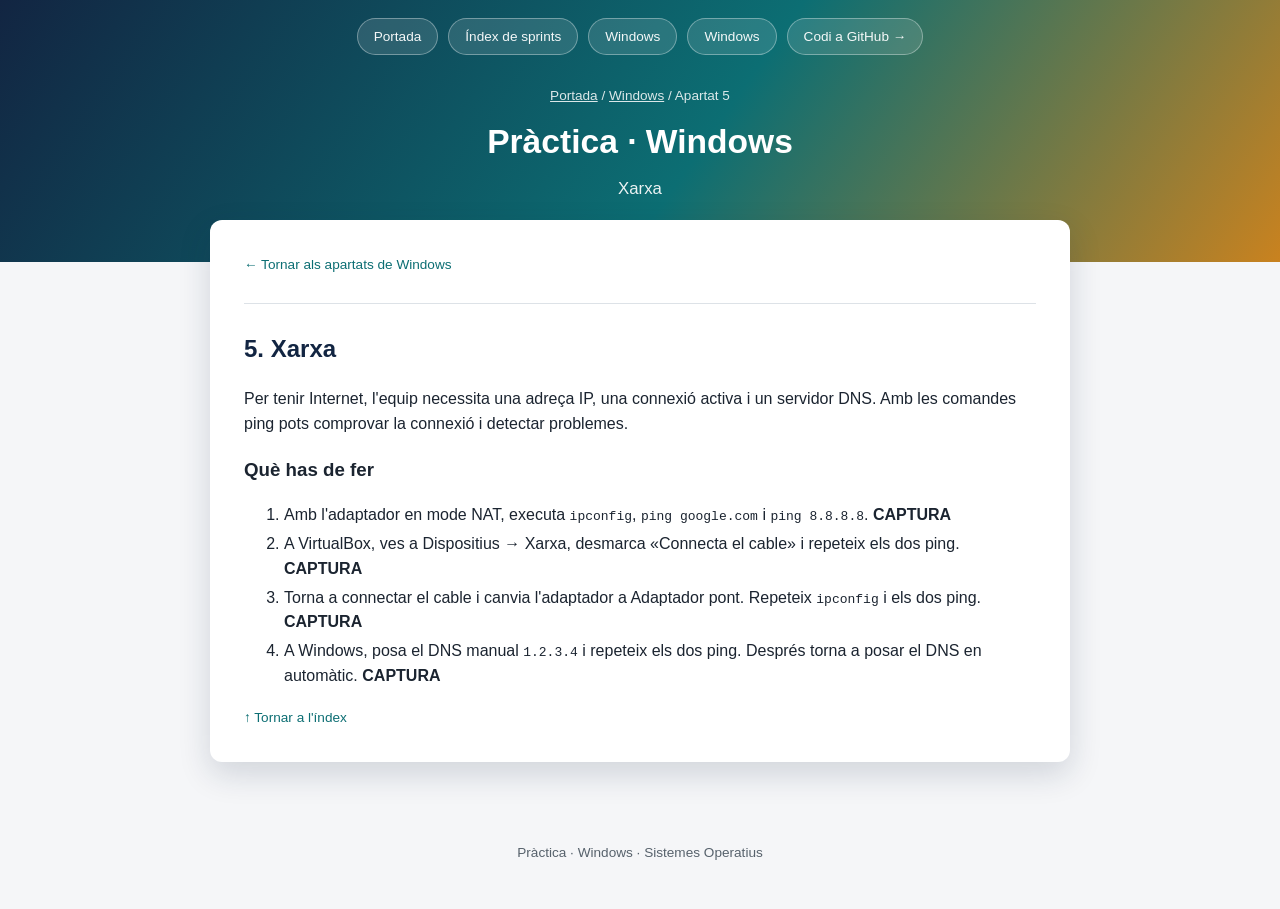
<file: windows10_5/windows5.html>
<!DOCTYPE html>
<html lang="ca">
<head>
    <meta charset="UTF-8">
    <meta name="viewport" content="width=device-width, initial-scale=1.0">
    <title>5. Xarxa · Pràctica Windows</title>
<link rel="stylesheet" href="../css/estils.css"></head>
<body id="top">
    <header class="hero">
        <nav class="hero-nav">
            <a href="../index.html">Portada</a>
            <a href="../sprints.html">Índex de sprints</a>
            <a href="../windows.html">Windows</a><a href="windows.html">Windows</a>
            <a href="https://github.com/">Codi a GitHub →</a>
        </nav>
        <div class="hero-titol">
            <p class="miguetes"><a href="index.html">Portada</a> / <a href="windows.html">Windows</a> / Apartat 5</p>
            <h1>Pràctica · Windows</h1>
            <p class="subtitol">Xarxa</p>
        </div>
    </header>
    <main>
        <div class="contenidor">
            <section class="panell">
                <a class="tornar-index" href="windows.html">← Tornar als apartats de Windows</a>
                <section class="apartat" id="apartat5">

                    <h2>5. Xarxa</h2>

                    <p>
                        Per tenir Internet, l'equip necessita una
                        adreça IP, una connexió activa i un servidor
                        DNS. Amb les comandes ping pots comprovar
                        la connexió i detectar problemes.
                    </p>

                    <h3>Què has de fer</h3>

                    <ol>
                        <li>
                            Amb l'adaptador en mode NAT, executa
                            <code>ipconfig</code>,
                            <code>ping google.com</code> i
                            <code>ping 8.8.8.8</code>.
                            <strong>CAPTURA</strong>
                        </li>

                        <li>
                            A VirtualBox, ves a Dispositius → Xarxa,
                            desmarca «Connecta el cable» i repeteix
                            els dos ping.
                            <strong>CAPTURA</strong>
                        </li>

                        <li>
                            Torna a connectar el cable i canvia
                            l'adaptador a Adaptador pont. Repeteix
                            <code>ipconfig</code> i els dos ping.
                            <strong>CAPTURA</strong>
                        </li>

                        <li>
                            A Windows, posa el DNS manual
                            <code>1.2.3.4</code> i repeteix els dos
                            ping. Després torna a posar el DNS
                            en automàtic.
                            <strong>CAPTURA</strong>
                        </li>
                    </ol>

                    <!-- AFEGEIX AQUÍ LES CAPTURES -->

                    <a class="tornar-index" href="#top">↑ Tornar a l'índex</a>

                </section>
            </section>
        </div>
    </main>
    <footer class="peu">
        <p class="autoria">Pràctica · Windows · Sistemes Operatius</p>
    </footer>
</body>
</html>
</file>
<file: css/estils.css>
/* Full d'estils comu per a tot el lloc.
   Enllaça-la sempre igual:
   <link rel="stylesheet" href="../css/estils.css"> (des d'una carpeta de sprint)
   <link rel="stylesheet" href="css/estils.css"> (des de l'arrel) */

:root {
  --mari: #122542;
  --teal: #0c6e73;
  --ambre: #c9821f;
  --tinta: #1b2430;
  --tinta-suau: #57626c;
  --fons: #f5f6f8;
  --blanc: #ffffff;
  --vora: #dde2e7;
  --radi: 12px;
}

* {
  box-sizing: border-box;
}

body {
  margin: 0;
  font-family: "Segoe UI", Roboto, Arial, sans-serif;
  color: var(--tinta);
  background: var(--fons);
  line-height: 1.55;
}

a {
  color: var(--teal);
  text-decoration: none;
}

a:hover {
  text-decoration: underline;
}

/* Contenidor principal */

.contenidor {
  max-width: 900px;
  margin: 0 auto;
  padding: 0 20px;
}

/* Capçalera */

.hero {
  background: linear-gradient(
    125deg,
    var(--mari) 0%,
    var(--teal) 55%,
    var(--ambre) 100%
  );
  padding-bottom: 60px;
  color: var(--blanc);
}

.hero-nav {
  display: flex;
  justify-content: center;
  gap: 10px;
  flex-wrap: wrap;
  padding: 18px 20px 0;
}

.hero-nav a {
  color: rgba(255, 255, 255, 0.95);
  background: rgba(255, 255, 255, 0.12);
  border: 1px solid rgba(255, 255, 255, 0.35);
  padding: 7px 16px;
  border-radius: 999px;
  font-size: 0.85rem;
  text-decoration: none;
}

.hero-nav a:hover {
  background: rgba(255, 255, 255, 0.24);
  text-decoration: none;
}

.hero-titol {
  text-align: center;
  padding: 30px 20px 0;
}

.hero-titol .miguetes {
  font-size: 0.85rem;
  opacity: 0.85;
  margin: 0 0 10px;
}

.hero-titol .miguetes a {
  color: #fff;
  text-decoration: underline;
}

.hero-titol h1 {
  margin: 0 0 8px;
  font-size: 2.1rem;
  color: #fff;
}

.hero-titol p.subtitol {
  margin: 0;
  opacity: 0.92;
  font-size: 1.05rem;
}

/* Panell principal */

main {
  padding-bottom: 50px;
}

.panell {
  background: var(--blanc);
  border-radius: var(--radi);
  box-shadow: 0 12px 32px rgba(18, 37, 66, 0.16);
  margin-top: -42px;
  padding: 32px 34px;
  position: relative;
  z-index: 1;
}

/* Portada */

.portada-hero {
  text-align: center;
}

.portada-hero img.imatge-portada {
  max-width: 300px;
  width: 100%;
  height: auto;
  margin-bottom: 22px;
}

.fitxa-alumne {
  display: inline-block;
  background: var(--fons);
  border: 1px solid var(--vora);
  border-radius: var(--radi);
  padding: 14px 22px;
  margin: 20px 0;
  text-align: left;
}

.fitxa-alumne p {
  margin: 3px 0;
}

.fitxa-alumne strong {
  color: var(--mari);
}

/* Botons */

.boto {
  display: inline-block;
  background: var(--teal);
  color: var(--blanc) !important;
  padding: 12px 26px;
  border-radius: var(--radi);
  font-weight: 600;
  text-decoration: none !important;
  margin-top: 8px;
}

.boto:hover {
  background: var(--mari);
}

/* Graella de targetes: sprints i apartats de Windows */

.rejilla-targetes {
  display: grid;
  grid-template-columns: repeat(auto-fit, minmax(220px, 1fr));
  gap: 16px;
  margin: 24px 0 6px;
}

.targeta {
  display: block;
  background: var(--fons);
  border: 1px solid var(--vora);
  border-radius: var(--radi);
  padding: 18px 20px;
  transition: box-shadow 0.15s, transform 0.15s;
}

.targeta:hover {
  box-shadow: 0 4px 14px rgba(12, 110, 115, 0.18);
  transform: translateY(-2px);
  text-decoration: none;
}

.targeta .numero {
  display: inline-block;
  background: var(--teal);
  color: var(--blanc);
  font-size: 0.75rem;
  font-weight: 700;
  padding: 2px 9px;
  border-radius: 999px;
  margin-bottom: 8px;
}

.targeta h3 {
  margin: 0 0 4px;
  color: var(--tinta);
  font-size: 1.05rem;
}

.targeta p {
  margin: 0;
  color: var(--tinta-suau);
  font-size: 0.9rem;
}

/* Títols i consells */

h1,
h2 {
  color: var(--mari);
}

.consell {
  color: var(--tinta-suau);
  font-size: 0.9rem;
  margin-top: 18px;
}

.consell code {
  background: var(--fons);
  padding: 1px 5px;
  border-radius: 4px;
}

/* Taula d'apartats */

.taula-apartats {
  width: 100%;
  border-collapse: collapse;
  margin: 6px 0 8px;
}

.taula-apartats th,
.taula-apartats td {
  text-align: left;
  padding: 10px 12px;
  border-bottom: 1px solid var(--vora);
}

.taula-apartats th {
  font-size: 0.72rem;
  letter-spacing: 0.06em;
  text-transform: uppercase;
  color: var(--tinta-suau);
}

.taula-apartats td:first-child,
.taula-apartats th:first-child {
  width: 46px;
  color: var(--tinta-suau);
}

.taula-apartats tr:hover td {
  background: var(--fons);
}

.taula-apartats a {
  font-weight: 600;
}

/* Contingut dels apartats */

.apartat {
  scroll-margin-top: 20px;
  padding-top: 26px;
  margin-top: 26px;
  border-top: 1px solid var(--vora);
}

.apartat h2 {
  margin-top: 0;
}

.apartat img {
  max-width: 100%;
  border-radius: var(--radi);
  border: 1px solid var(--vora);
  margin: 14px 0;
}

.apartat ul {
  padding-left: 22px;
}

.apartat li {
  margin: 4px 0;
}

.tornar-index {
  font-size: 0.85rem;
}

/* Peu de pàgina */

footer.peu {
  text-align: center;
  color: var(--tinta-suau);
  font-size: 0.85rem;
  padding: 30px 20px 46px;
}

.peu-llicencia {
  display: flex;
  align-items: center;
  justify-content: center;
  gap: 8px;
  flex-wrap: wrap;
  margin: 0 0 8px;
}

.peu-llicencia img {
  display: block;
}

footer.peu .autoria {
  margin: 0;
}

footer.peu .autoria strong {
  color: var(--tinta);
}

/* Bloc de llicència a la portada */

.bloc-llicencia {
  border: 1px solid var(--vora);
  border-radius: var(--radi);
  padding: 18px 20px;
  margin-top: 22px;
  text-align: left;
  background: var(--fons);
}

.bloc-llicencia h3 {
  margin: 0 0 8px;
  font-size: 1rem;
  color: var(--mari);
}

.bloc-llicencia p {
  margin: 6px 0;
  font-size: 0.92rem;
}

.bloc-llicencia .badge-cc {
  display: flex;
  align-items: center;
  gap: 10px;
  margin-top: 10px;
}

/* Botó de document */

.boton-documento {
  display: inline-block;
  background-color: #065f68;
  color: white;
  font-size: 24px;
  font-weight: bold;
  padding: 20px 35px;
  margin: 30px auto;
  border-radius: 12px;
  text-decoration: none;
  text-align: center;
  box-shadow: 0 4px 8px rgba(0, 0, 0, 0.2);
  transition: background-color 0.3s ease;
}

.boton-documento:hover {
  background-color: #087f8c;
}


/* Joc Tetris integrat a la portada */
.tetris-titol { color: var(--mari); margin: 12px 0 4px; }
.tetris-descripcio, .tetris-ajuda { color: var(--tinta-suau); margin: 6px 0 16px; }
.tetris-marc { max-width: 520px; margin: 18px auto; padding: 18px; background: #080d1c; color: #ffe600; border: 1px solid #1859ff; border-radius: 12px; }
.tetris-info { display: flex; flex-wrap: wrap; justify-content: space-between; gap: 8px; margin-bottom: 12px; font-size: .85rem; font-weight: 700; }
#tetrisCanvas { display: block; width: min(100%, 300px); height: auto; margin: 0 auto; background: #050914; border: 2px solid #244b9b; outline: none; image-rendering: pixelated; }
.tetris-missatge { color: #fff; min-height: 24px; margin: 10px 0; font-size: .9rem; }
.tetris-botons-mobils { display: flex; flex-wrap: wrap; justify-content: center; gap: 8px; margin: 12px 0; }
.tetris-botons-mobils button { background: #193b80; color: #fff; border: 1px solid #477bff; border-radius: 8px; padding: 10px 14px; font-weight: 700; cursor: pointer; }
.tetris-botons-mobils button:hover { background: #2855aa; }
.tetris-reiniciar { background: #244782; margin-top: 4px; }
.enllacos-tetris { display: flex; flex-wrap: wrap; gap: 12px; justify-content: center; align-items: center; margin-top: 20px; }
.enllacos-tetris .boton-documento { font-size: 1rem; padding: 12px 26px; margin: 8px 0 0; }
@media (max-width: 480px) { .panell { padding: 22px 14px; } .tetris-marc { padding: 10px; } .tetris-info { font-size: .75rem; } }
</file>
